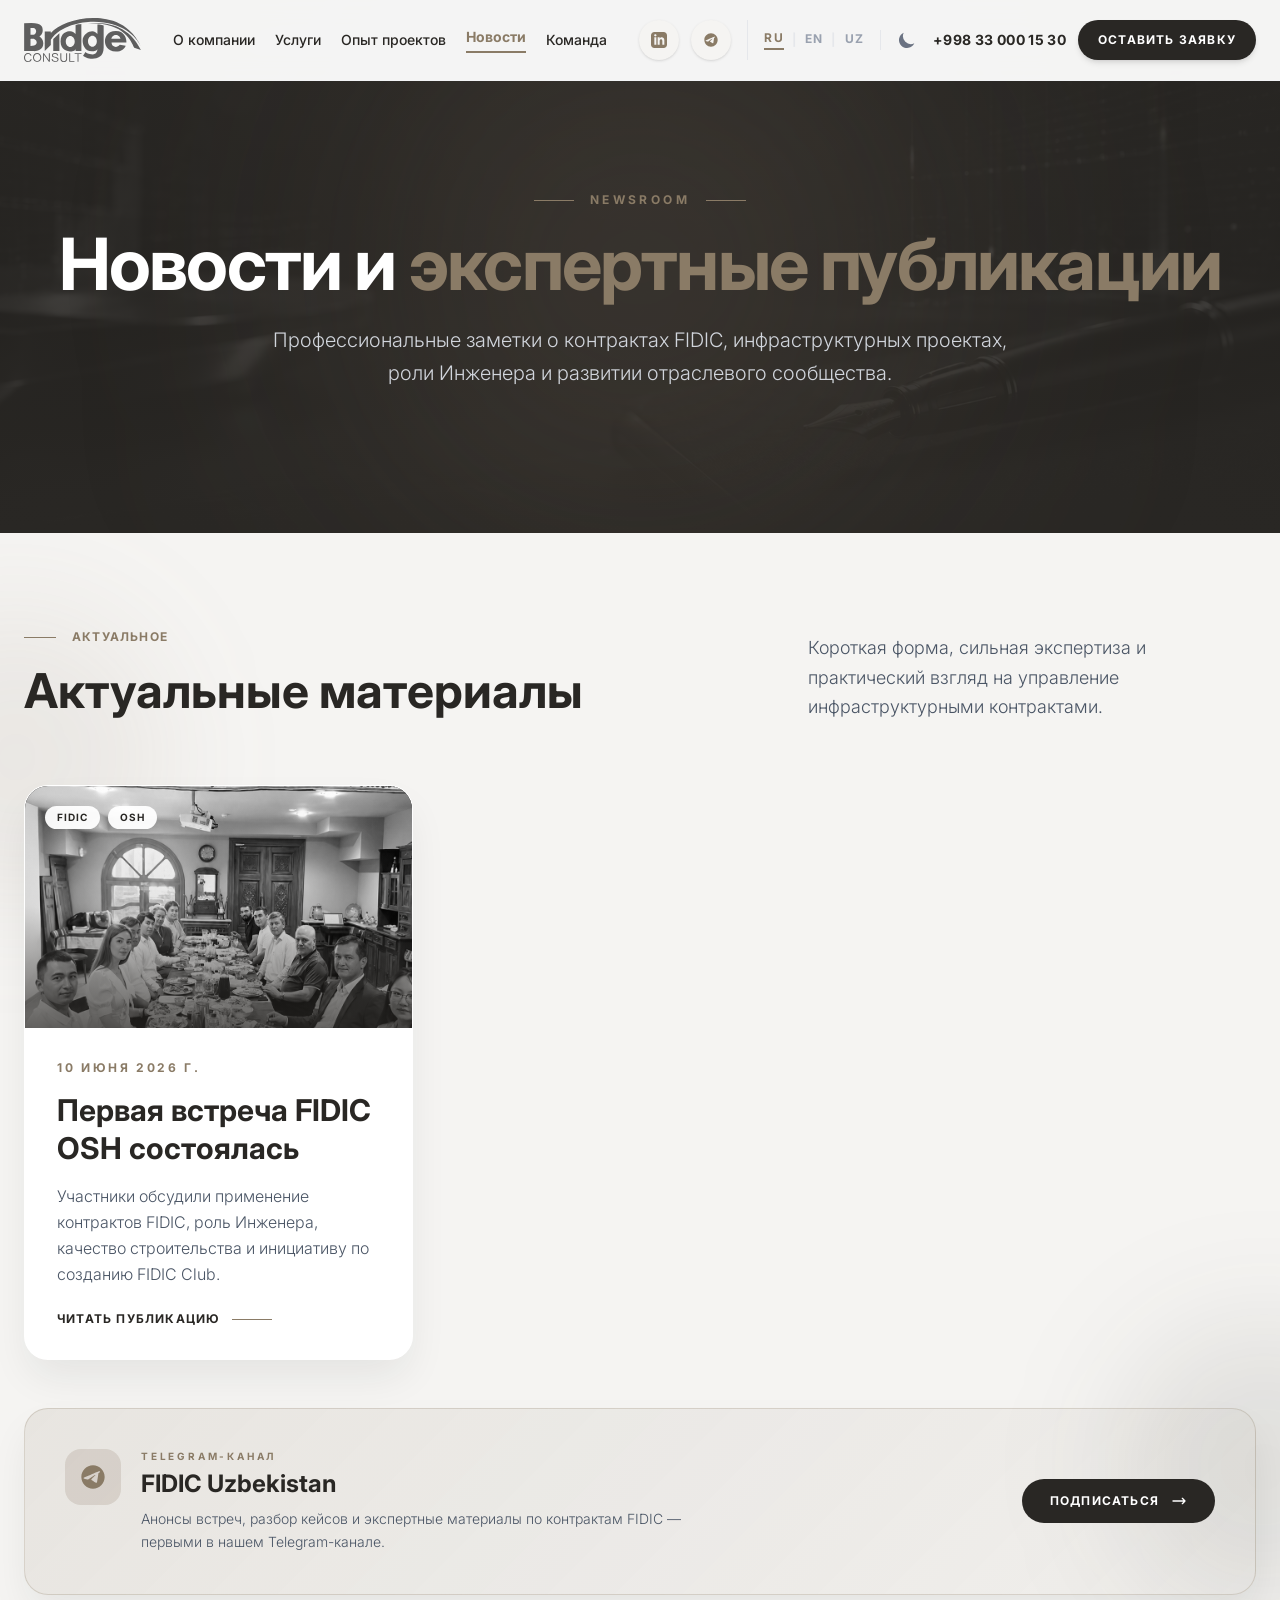
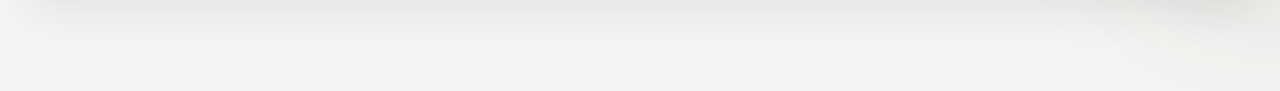
<file: news/index.html>
<!DOCTYPE html><html lang="ru" class="scroll-smooth"> <head><meta charset="UTF-8"><meta name="viewport" content="width=device-width, initial-scale=1.0"><link rel="icon" type="image/svg+xml" href="/favicon.svg"><link rel="icon" href="/favicon.ico"><link rel="icon" type="image/png" href="/favicon.png"><meta name="generator" content="Astro v6.4.2"><meta name="description" content="Новости, аналитика и профессиональные публикации Bridge Consult о FIDIC, инфраструктурных контрактах и управлении строительными проектами."><meta name="robots" content="index, follow"><link rel="canonical" href="https://www.bridgeconsult.uz/news/"><meta name="theme-color" content="#292724"><meta property="og:type" content="website"><meta property="og:title" content="Новости | Bridge Consult"><meta property="og:description" content="Новости, аналитика и профессиональные публикации Bridge Consult о FIDIC, инфраструктурных контрактах и управлении строительными проектами."><meta property="og:image" content="https://www.bridgeconsult.uz/og-image.jpg"><meta property="og:url" content="https://www.bridgeconsult.uz/news/"><title>Новости | Bridge Consult</title><script>
			(function() {
				var t = localStorage.getItem('bc-theme');
				if (t === 'dark') {
					document.documentElement.classList.add('dark-theme');
				}
			})();
		</script><link rel="preconnect" href="https://fonts.googleapis.com"><link rel="preconnect" href="https://fonts.gstatic.com" crossorigin><link href="https://fonts.googleapis.com/css2?family=Inter:wght@300;400;500;600;700&family=Playfair+Display:wght@400;600;700&display=swap" rel="stylesheet"><link href="https://unpkg.com/aos@2.3.1/dist/aos.css" rel="stylesheet"><link rel="stylesheet" href="/style.css"> <link rel="alternate" hreflang="ru" href="https://www.bridgeconsult.uz/news/"> <link rel="alternate" hreflang="en" href="https://www.bridgeconsult.uz/news/en/"> <link rel="alternate" hreflang="uz" href="https://www.bridgeconsult.uz/news/uz/"> <link rel="alternate" hreflang="x-default" href="https://www.bridgeconsult.uz/news/"> <link rel="stylesheet" href="/_astro/Layout.DLPB6fOa.css"></head> <body class="font-sans text-bridge-dark antialiased bg-bridge-light selection:bg-bridge-taupe/20 overflow-x-hidden">   <header class="fixed top-0 z-[100] w-full border-b border-gray-100 bg-white/95 backdrop-blur-md transition-all duration-300"> <div class="relative z-[101] mx-auto flex h-20 max-w-7xl flex-nowrap items-center justify-between px-6"> <a href="/index.html" class="relative z-[101] block shrink-0"> <img src="/bridge%202.svg" alt="Bridge Consult" class="site-logo h-9 object-contain md:h-11"> </a> <nav class="hidden flex-nowrap items-center space-x-5 lg:flex"> <a href="/index.html#about" class="nav-link text-sm font-medium transition-colors hover:text-bridge-taupe">О компании</a> <a href="/index.html#services" class="nav-link text-sm font-medium transition-colors hover:text-bridge-taupe">Услуги</a> <a href="/projects.html" class="nav-link text-sm font-medium transition-colors hover:text-bridge-taupe">Опыт проектов</a> <a href="/news/" class="nav-link text-sm font-bold text-bridge-taupe border-b-2 border-bridge-taupe pb-1 transition-colors">Новости</a> <a href="/index.html#team" class="nav-link text-sm font-medium transition-colors hover:text-bridge-taupe">Команда</a> </nav> <div class="hidden items-center space-x-4 lg:flex"> <div class="flex items-center space-x-3 border-r border-gray-200 pr-4"> <a href="https://www.linkedin.com/in/larissalk" target="_blank" class="flex h-10 w-10 items-center justify-center rounded-full bg-bridge-light text-bridge-taupe shadow-sm transition-all duration-300 hover:bg-bridge-taupe hover:text-white hover:shadow-md" title="LinkedIn"> <svg class="h-4 w-4" fill="currentColor" viewBox="0 0 24 24"><path d="M19 0h-14c-2.761 0-5 2.239-5 5v14c0 2.761 2.239 5 5 5h14c2.762 0 5-2.239 5-5v-14c0-2.761-2.238-5-5-5zm-11 19h-3v-11h3v11zm-1.5-12.268c-.966 0-1.75-.79-1.75-1.764s.784-1.764 1.75-1.764 1.75.79 1.75 1.764-.783 1.764-1.75 1.764zm13.5 12.268h-3v-5.604c0-3.368-4-3.113-4 0v5.604h-3v-11h3v1.765c1.396-2.586 7-2.777 7 2.476v6.759z"></path></svg> </a> <a href="https://t.me/fidicuzb" target="_blank" class="flex h-10 w-10 items-center justify-center rounded-full bg-bridge-light text-bridge-taupe shadow-sm transition-all duration-300 hover:bg-bridge-taupe hover:text-white hover:shadow-md" title="Telegram"> <svg class="h-4 w-4" fill="currentColor" viewBox="0 0 24 24"><path d="M12 2C6.48 2 2 6.48 2 12s4.48 10 10 10 10-4.48 10-10S17.52 2 12 2zm4.64 6.8c-.15 1.58-.8 5.42-1.13 7.19-.14.75-.42 1-.68 1.03-.58.05-1.02-.38-1.58-.75-.88-.58-1.38-.94-2.23-1.5-.99-.65-.35-1.01.22-1.59.15-.15 2.71-2.48 2.76-2.69.01-.03.01-.14-.07-.19-.08-.05-.19-.02-.27 0-.11.03-1.84 1.18-5.2 3.45-.49.33-.94.5-1.35.49-.45-.01-1.3-.25-1.94-.46-.78-.26-1.4-.4-1.34-.84.03-.23.36-.47.98-.72 3.85-1.68 6.42-2.78 7.71-3.32 3.67-1.53 4.43-1.8 4.93-1.81.11 0 .36.03.49.13.11.09.14.22.15.34.01.07.01.18 0 .22z"></path></svg> </a> </div> <div class="flex items-center space-x-2 border-r border-gray-200 pr-4 text-xs font-bold uppercase tracking-widest"> <a href="/news/" class="text-bridge-taupe border-b-2 border-bridge-taupe pb-0.5">RU</a> <span class="text-gray-200">|</span> <a href="/news/en/" class="text-gray-400 hover:text-bridge-taupe transition-colors pb-0.5">EN</a> <span class="text-gray-200">|</span> <a href="/news/uz/" class="text-gray-400 hover:text-bridge-taupe transition-colors pb-0.5">UZ</a> </div> <button id="theme-toggle" type="button" title="Сменить тему" class="shrink-0 text-gray-500 hover:text-bridge-taupe focus:outline-none"> <svg id="theme-toggle-dark-icon" class="h-5 w-5" fill="currentColor" viewBox="0 0 20 20"><path d="M17.293 13.293A8 8 0 016.707 2.707a8.001 8.001 0 1010.586 10.586z"></path></svg> <svg id="theme-toggle-light-icon" class="hidden h-5 w-5" fill="currentColor" viewBox="0 0 20 20"><path d="M10 2a1 1 0 011 1v1a1 1 0 11-2 0V3a1 1 0 011-1zm4 8a4 4 0 11-8 0 4 4 0 018 0zm-.464 4.95l.707.707a1 1 0 001.414-1.414l-.707-.707a1 1 0 00-1.414 1.414zm2.12-10.607a1 1 0 010 1.414l-.706.707a1 1 0 11-1.414-1.414l.707-.707a1 1 0 011.414 0zM17 11a1 1 0 100-2h-1a1 1 0 100 2h1zm-7 4a1 1 0 011 1v1a1 1 0 11-2 0v-1a1 1 0 011-1zM5.05 6.464A1 1 0 106.465 5.05l-.708-.707a1 1 0 00-1.414 1.414l.707.707zm1.414 8.486l-.707.707a1 1 0 01-1.414-1.414l.707-.707a1 1 0 011.414 1.414zM4 11a1 1 0 100-2H3a1 1 0 000 2h1z"></path></svg> </button> <div class="flex items-center space-x-3"> <a href="tel:+998330001530" class="whitespace-nowrap text-sm font-bold tracking-wide text-bridge-dark transition-colors hover:text-bridge-taupe">+998 33 000 15 30</a> <a href="/index.html#contact-form" class="whitespace-nowrap rounded-full bg-bridge-dark px-5 py-3 text-xs font-bold uppercase tracking-widest text-white shadow-md transition-colors hover:-translate-y-0.5 hover:bg-bridge-taupe">Оставить заявку</a> </div> </div> <button id="mobile-menu-btn" class="relative z-[101] flex h-5 w-7 flex-col justify-between text-bridge-dark focus:outline-none lg:hidden" aria-label="Menu"> <span class="burger-line-1 h-[2px] w-full origin-left bg-current transition-all duration-300"></span> <span class="burger-line-2 h-[2px] w-full bg-current transition-all duration-300"></span> <span class="burger-line-3 h-[2px] w-full origin-left bg-current transition-all duration-300"></span> </button> </div> <div id="mobile-menu" class="fixed inset-0 z-[100] flex h-[100dvh] w-full translate-x-full flex-col overflow-y-auto bg-white p-8 pt-28 transition-transform duration-500 lg:hidden"> <div class="mb-10 flex items-center justify-center space-x-6 border-b border-gray-100 pb-6 text-sm font-bold uppercase tracking-widest"> <a href="/news/" class="text-bridge-taupe border-b-2 border-bridge-taupe pb-1">RU</a> <a href="/news/en/" class="text-gray-400 hover:text-bridge-taupe transition-colors pb-1">EN</a> <a href="/news/uz/" class="text-gray-400 hover:text-bridge-taupe transition-colors pb-1">UZ</a> <button id="mobile-theme-toggle" type="button" title="Сменить тему" class="ml-2 text-gray-400 transition-colors hover:text-bridge-taupe focus:outline-none"> <svg id="mobile-theme-toggle-dark-icon" class="h-5 w-5" fill="currentColor" viewBox="0 0 20 20"><path d="M17.293 13.293A8 8 0 016.707 2.707a8.001 8.001 0 1010.586 10.586z"></path></svg> <svg id="mobile-theme-toggle-light-icon" class="hidden h-5 w-5" fill="currentColor" viewBox="0 0 20 20"><path d="M10 2a1 1 0 011 1v1a1 1 0 11-2 0V3a1 1 0 011-1zm4 8a4 4 0 11-8 0 4 4 0 018 0zm-.464 4.95l.707.707a1 1 0 001.414-1.414l-.707-.707a1 1 0 00-1.414 1.414zm2.12-10.607a1 1 0 010 1.414l-.706.707a1 1 0 11-1.414-1.414l.707-.707a1 1 0 011.414 0zM17 11a1 1 0 100-2h-1a1 1 0 100 2h1zm-7 4a1 1 0 011 1v1a1 1 0 11-2 0v-1a1 1 0 011-1zM5.05 6.464A1 1 0 106.465 5.05l-.708-.707a1 1 0 00-1.414 1.414l.707.707zm1.414 8.486l-.707.707a1 1 0 01-1.414-1.414l.707-.707a1 1 0 011.414 1.414zM4 11a1 1 0 100-2H3a1 1 0 000 2h1z"></path></svg> </button> </div> <div class="flex flex-col space-y-5"> <a href="/index.html#about" class="mobile-nav-link border-b border-gray-100 pb-3 text-2xl font-bold text-bridge-dark">О компании</a> <a href="/index.html#services" class="mobile-nav-link border-b border-gray-100 pb-3 text-2xl font-bold text-bridge-dark">Услуги</a> <a href="/projects.html" class="mobile-nav-link border-b border-gray-100 pb-3 text-2xl font-bold text-bridge-dark">Опыт проектов</a> <a href="/news/" class="mobile-nav-link border-b border-gray-100 pb-3 text-2xl font-bold text-bridge-taupe">Новости</a> <a href="/index.html#team" class="mobile-nav-link border-b border-gray-100 pb-3 text-2xl font-bold text-bridge-dark">Команда</a> <a href="/index.html#contact-form" class="mobile-nav-link border-b border-gray-100 pb-3 pt-2 text-2xl font-bold text-bridge-dark">Оставить заявку</a> </div> <div class="mt-10 flex flex-col space-y-4"> <a href="tel:+998330001530" class="text-center text-xl font-semibold text-bridge-dark">+998 33 000 15 30</a> </div> </div> </header> <section class="relative overflow-hidden bg-bridge-dark pt-40 pb-28 font-sans md:pt-48 md:pb-36"> <img src="/news-cover.jpg" alt="" class="absolute inset-0 z-0 h-full w-full object-cover object-center opacity-40 grayscale"> <div class="absolute inset-0 z-[1] bg-gradient-to-b from-bridge-dark/95 via-bridge-dark/70 to-bridge-dark"></div> <div class="absolute left-1/2 top-1/2 z-[1] h-[520px] w-[520px] -translate-x-1/2 -translate-y-1/2 rounded-full bg-bridge-taupe/20 blur-[140px]"></div> <div class="relative z-10 mx-auto max-w-7xl px-6 text-center"> <div class="mb-5 flex items-center justify-center text-xs font-bold uppercase tracking-[0.28em] text-bridge-taupe" data-aos="fade-up"> <span class="mr-4 h-px w-10 bg-bridge-taupe"></span>
Newsroom
<span class="ml-4 h-px w-10 bg-bridge-taupe"></span> </div> <h1 class="mb-6 text-4xl font-bold tracking-tight text-white md:text-6xl lg:text-7xl" data-aos="fade-up" data-aos-delay="100"> Новости и <span class="text-bridge-taupe">экспертные публикации</span> </h1> <p class="mx-auto max-w-3xl text-lg font-light leading-relaxed text-gray-300 md:text-xl" data-aos="fade-up" data-aos-delay="200"> Профессиональные заметки о контрактах FIDIC, инфраструктурных проектах, роли Инженера и развитии отраслевого сообщества. </p> </div> </section> <section class="relative overflow-hidden bg-bridge-light py-16 font-sans md:py-24"> <div class="absolute -left-32 top-20 h-72 w-72 rounded-full bg-bridge-taupe/10 blur-3xl"></div> <div class="absolute -right-32 bottom-20 h-72 w-72 rounded-full bg-bridge-dark/10 blur-3xl"></div> <div class="relative z-10 mx-auto max-w-7xl px-6"> <div class="mb-12 flex flex-col justify-between gap-6 md:mb-16 md:flex-row md:items-end"> <div class="max-w-2xl" data-aos="fade-up"> <div class="mb-4 flex items-center text-xs font-bold uppercase tracking-widest text-bridge-taupe"> <span class="mr-4 h-px w-8 bg-bridge-taupe"></span> Актуальное </div> <h2 class="text-3xl font-bold leading-tight text-bridge-dark md:text-5xl">Актуальные материалы</h2> </div> <p class="max-w-md text-base font-light leading-relaxed text-gray-600 md:text-lg" data-aos="fade-up" data-aos-delay="100"> Короткая форма, сильная экспертиза и практический взгляд на управление инфраструктурными контрактами. </p> </div> <div class="grid gap-8 md:grid-cols-2 lg:grid-cols-3"> <article class="news-surface group overflow-hidden rounded-3xl border border-white/70 bg-white premium-shadow hover-float" data-aos="fade-up" data-aos-delay="0"> <a href="/news/ru-fidic-osh-first-meeting/" class="flex h-full flex-col"> <div class="relative aspect-[16/10] overflow-hidden bg-bridge-dark"> <img src="/fidic-osh-cover.jpg" alt="Первая встреча FIDIC OSH состоялась" onerror="this.onerror=null;this.src='/larisa-belousova-uznews.png'" class="h-full w-full object-cover object-center grayscale transition-all duration-700 group-hover:scale-105 group-hover:grayscale-0" loading="lazy"> <div class="absolute inset-0 bg-gradient-to-t from-bridge-dark/70 via-bridge-dark/10 to-transparent"></div> <div class="absolute left-5 top-5 flex flex-wrap gap-2"> <span class="rounded-full bg-white/95 px-3 py-1 text-[10px] font-bold uppercase tracking-widest text-bridge-dark shadow-lg"> FIDIC </span><span class="rounded-full bg-white/95 px-3 py-1 text-[10px] font-bold uppercase tracking-widest text-bridge-dark shadow-lg"> OSH </span> </div> </div> <div class="flex flex-1 flex-col p-6 md:p-8"> <time class="mb-4 text-xs font-bold uppercase tracking-[0.22em] text-bridge-taupe" datetime="2026-06-10T00:00:00.000Z"> 10 июня 2026 г. </time> <h2 class="mb-4 text-2xl font-bold leading-tight text-bridge-dark transition-colors group-hover:text-bridge-taupe md:text-3xl"> Первая встреча FIDIC OSH состоялась </h2> <p class="mb-6 text-sm font-light leading-relaxed text-gray-600 md:text-base"> Участники обсудили применение контрактов FIDIC, роль Инженера, качество строительства и инициативу по созданию FIDIC Club. </p> <span class="mt-auto inline-flex items-center text-xs font-bold uppercase tracking-widest text-bridge-dark"> Читать публикацию <span class="ml-3 h-px w-10 bg-bridge-taupe transition-all duration-300 group-hover:w-16"></span> </span> </div> </a> </article> </div> <!-- Telegram subscribe banner (brand colours, not blue) --> <a href="https://t.me/fidicuzb" target="_blank" rel="noopener noreferrer" class="tg-cta group mt-10 flex flex-col items-start justify-between gap-6 rounded-3xl p-8 premium-shadow md:mt-12 md:flex-row md:items-center md:p-10" data-aos="fade-up"> <div class="flex items-start gap-5"> <div class="flex h-14 w-14 shrink-0 items-center justify-center rounded-2xl bg-bridge-taupe/20 text-bridge-taupe"> <svg class="h-7 w-7" fill="currentColor" viewBox="0 0 24 24"><path d="M12 2C6.48 2 2 6.48 2 12s4.48 10 10 10 10-4.48 10-10S17.52 2 12 2zm4.64 6.8c-.15 1.58-.8 5.42-1.13 7.19-.14.75-.42 1-.68 1.03-.58.05-1.02-.38-1.58-.75-.88-.58-1.38-.94-2.23-1.5-.99-.65-.35-1.01.22-1.59.15-.15 2.71-2.48 2.76-2.69.01-.03.01-.14-.07-.19-.08-.05-.19-.02-.27 0-.11.03-1.84 1.18-5.2 3.45-.49.33-.94.5-1.35.49-.45-.01-1.3-.25-1.94-.46-.78-.26-1.4-.4-1.34-.84.03-.23.36-.47.98-.72 3.85-1.68 6.42-2.78 7.71-3.32 3.67-1.53 4.43-1.8 4.93-1.81.11 0 .36.03.49.13.11.09.14.22.15.34.01.07.01.18 0 .22z"></path></svg> </div> <div> <span class="mb-1 block text-[10px] font-bold uppercase tracking-[0.28em] text-bridge-taupe">Telegram-канал</span> <h3 class="mb-2 text-xl font-bold text-bridge-dark md:text-2xl">FIDIC Uzbekistan</h3> <p class="max-w-xl text-sm font-light leading-relaxed text-gray-600">Анонсы встреч, разбор кейсов и экспертные материалы по контрактам FIDIC — первыми в нашем Telegram-канале.</p> </div> </div> <span class="inline-flex shrink-0 items-center gap-3 rounded-full bg-bridge-dark px-7 py-3.5 text-xs font-bold uppercase tracking-widest text-white transition-transform duration-300 group-hover:-translate-y-0.5 group-hover:bg-bridge-taupe"> Подписаться <svg class="h-4 w-4" fill="none" stroke="currentColor" viewBox="0 0 24 24"><path stroke-linecap="round" stroke-linejoin="round" stroke-width="2" d="M17 8l4 4m0 0l-4 4m4-4H3"></path></svg> </span> </a> </div> </section>  <script src="/main.js" defer></script> <script src="https://unpkg.com/aos@2.3.1/dist/aos.js" defer></script> <script>
			window.addEventListener('DOMContentLoaded', function() {
				if (window.AOS) {
					window.AOS.init({
						duration: 800,
						once: true,
						offset: 80
					});
				}
			});
		</script> </body> </html>
</file>
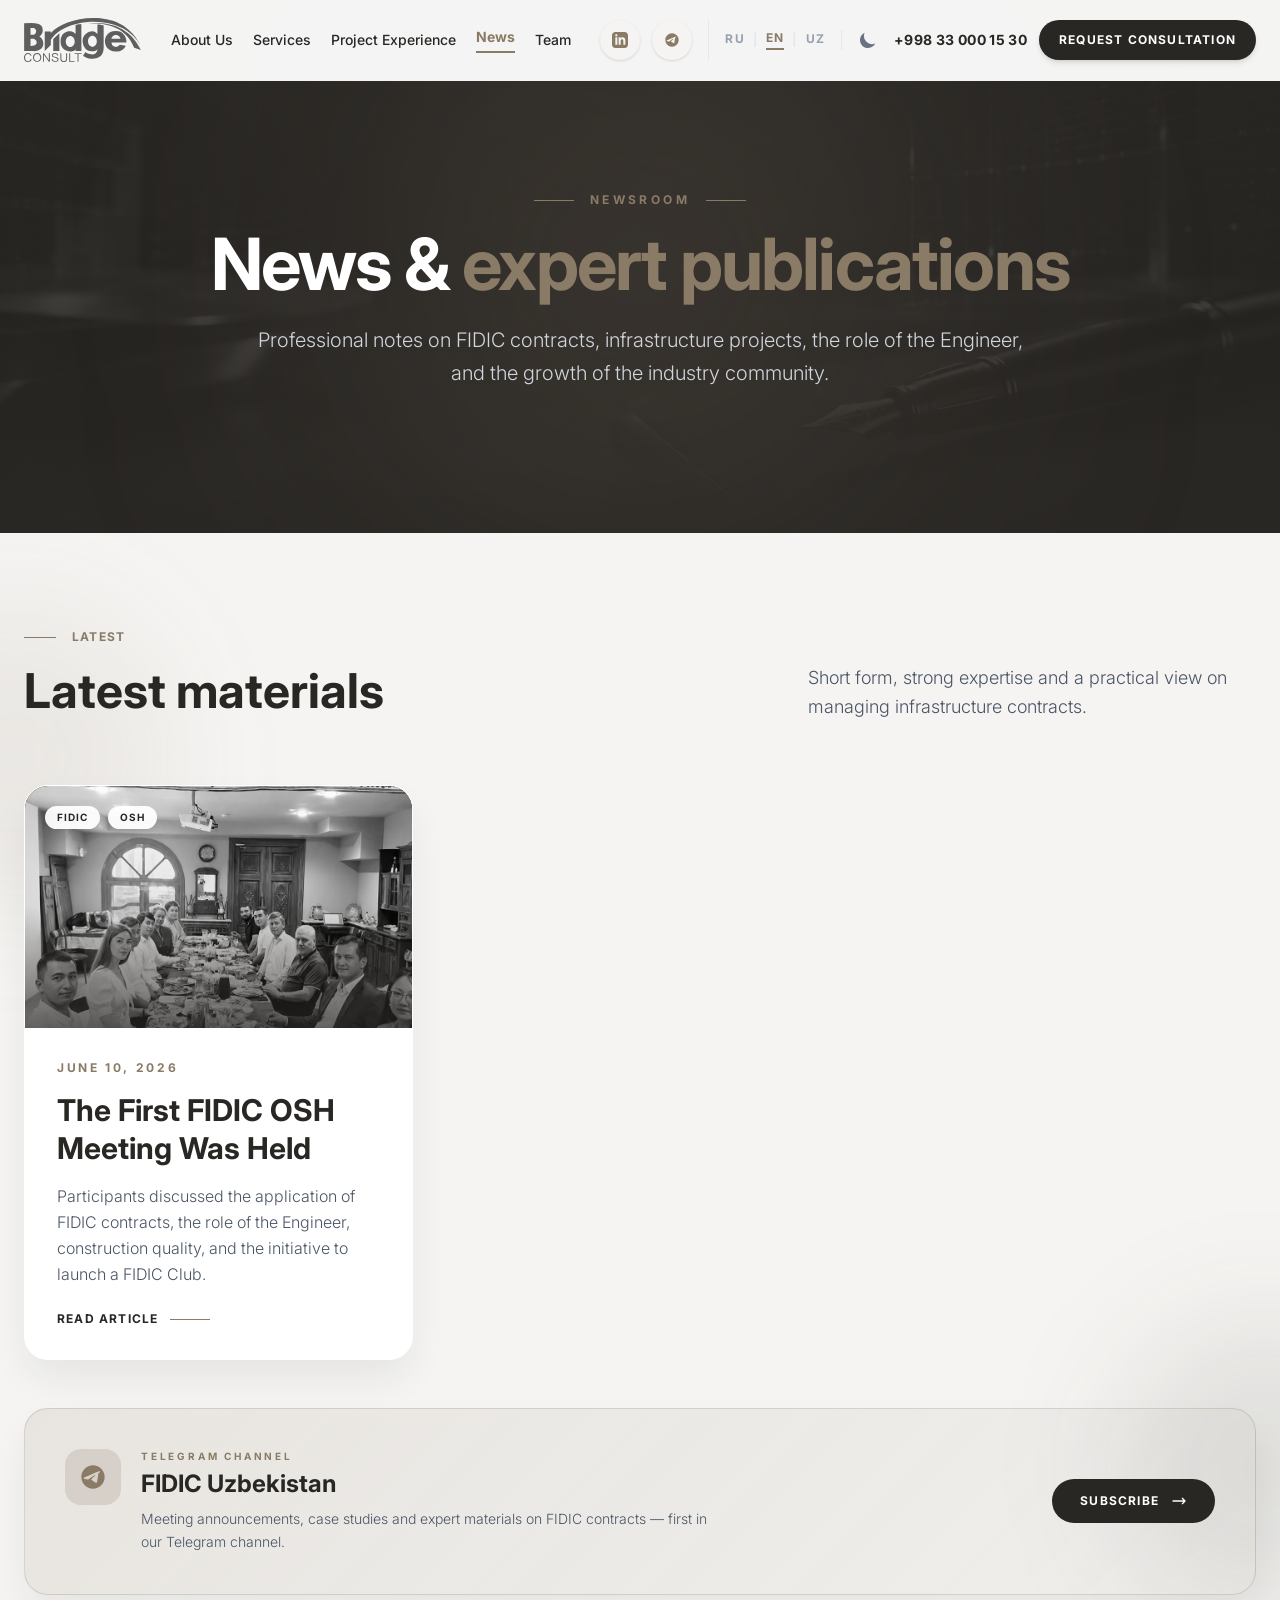
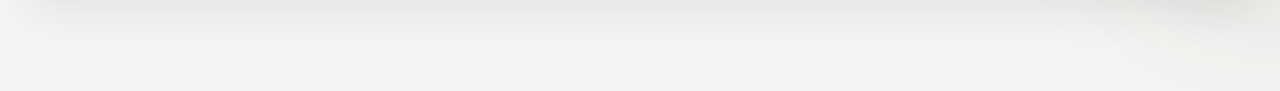
<file: news/en/index.html>
<!DOCTYPE html><html lang="en" class="scroll-smooth"> <head><meta charset="UTF-8"><meta name="viewport" content="width=device-width, initial-scale=1.0"><link rel="icon" type="image/svg+xml" href="/favicon.svg"><link rel="icon" href="/favicon.ico"><link rel="icon" type="image/png" href="/favicon.png"><meta name="generator" content="Astro v6.4.2"><meta name="description" content="News, analysis and professional publications by Bridge Consult on FIDIC, infrastructure contracts and construction project management."><meta name="robots" content="index, follow"><link rel="canonical" href="https://www.bridgeconsult.uz/news/en/"><meta name="theme-color" content="#292724"><meta property="og:type" content="website"><meta property="og:title" content="News | Bridge Consult"><meta property="og:description" content="News, analysis and professional publications by Bridge Consult on FIDIC, infrastructure contracts and construction project management."><meta property="og:image" content="https://www.bridgeconsult.uz/og-image.jpg"><meta property="og:url" content="https://www.bridgeconsult.uz/news/en/"><title>News | Bridge Consult</title><script>
			(function() {
				var t = localStorage.getItem('bc-theme');
				if (t === 'dark') {
					document.documentElement.classList.add('dark-theme');
				}
			})();
		</script><link rel="preconnect" href="https://fonts.googleapis.com"><link rel="preconnect" href="https://fonts.gstatic.com" crossorigin><link href="https://fonts.googleapis.com/css2?family=Inter:wght@300;400;500;600;700&family=Playfair+Display:wght@400;600;700&display=swap" rel="stylesheet"><link href="https://unpkg.com/aos@2.3.1/dist/aos.css" rel="stylesheet"><link rel="stylesheet" href="/style.css"> <link rel="alternate" hreflang="ru" href="https://www.bridgeconsult.uz/news/"> <link rel="alternate" hreflang="en" href="https://www.bridgeconsult.uz/news/en/"> <link rel="alternate" hreflang="uz" href="https://www.bridgeconsult.uz/news/uz/"> <link rel="alternate" hreflang="x-default" href="https://www.bridgeconsult.uz/news/"> <link rel="stylesheet" href="/_astro/Layout.DLPB6fOa.css"></head> <body class="font-sans text-bridge-dark antialiased bg-bridge-light selection:bg-bridge-taupe/20 overflow-x-hidden">   <header class="fixed top-0 z-[100] w-full border-b border-gray-100 bg-white/95 backdrop-blur-md transition-all duration-300"> <div class="relative z-[101] mx-auto flex h-20 max-w-7xl flex-nowrap items-center justify-between px-6"> <a href="/EN/index.html" class="relative z-[101] block shrink-0"> <img src="/bridge%202.svg" alt="Bridge Consult" class="site-logo h-9 object-contain md:h-11"> </a> <nav class="hidden flex-nowrap items-center space-x-5 lg:flex"> <a href="/EN/index.html#about" class="nav-link text-sm font-medium transition-colors hover:text-bridge-taupe">About Us</a> <a href="/EN/index.html#services" class="nav-link text-sm font-medium transition-colors hover:text-bridge-taupe">Services</a> <a href="/EN/projects.html" class="nav-link text-sm font-medium transition-colors hover:text-bridge-taupe">Project Experience</a> <a href="/news/en/" class="nav-link text-sm font-bold text-bridge-taupe border-b-2 border-bridge-taupe pb-1 transition-colors">News</a> <a href="/EN/index.html#team" class="nav-link text-sm font-medium transition-colors hover:text-bridge-taupe">Team</a> </nav> <div class="hidden items-center space-x-4 lg:flex"> <div class="flex items-center space-x-3 border-r border-gray-200 pr-4"> <a href="https://www.linkedin.com/in/larissalk" target="_blank" class="flex h-10 w-10 items-center justify-center rounded-full bg-bridge-light text-bridge-taupe shadow-sm transition-all duration-300 hover:bg-bridge-taupe hover:text-white hover:shadow-md" title="LinkedIn"> <svg class="h-4 w-4" fill="currentColor" viewBox="0 0 24 24"><path d="M19 0h-14c-2.761 0-5 2.239-5 5v14c0 2.761 2.239 5 5 5h14c2.762 0 5-2.239 5-5v-14c0-2.761-2.238-5-5-5zm-11 19h-3v-11h3v11zm-1.5-12.268c-.966 0-1.75-.79-1.75-1.764s.784-1.764 1.75-1.764 1.75.79 1.75 1.764-.783 1.764-1.75 1.764zm13.5 12.268h-3v-5.604c0-3.368-4-3.113-4 0v5.604h-3v-11h3v1.765c1.396-2.586 7-2.777 7 2.476v6.759z"></path></svg> </a> <a href="https://t.me/fidicuzb" target="_blank" class="flex h-10 w-10 items-center justify-center rounded-full bg-bridge-light text-bridge-taupe shadow-sm transition-all duration-300 hover:bg-bridge-taupe hover:text-white hover:shadow-md" title="Telegram"> <svg class="h-4 w-4" fill="currentColor" viewBox="0 0 24 24"><path d="M12 2C6.48 2 2 6.48 2 12s4.48 10 10 10 10-4.48 10-10S17.52 2 12 2zm4.64 6.8c-.15 1.58-.8 5.42-1.13 7.19-.14.75-.42 1-.68 1.03-.58.05-1.02-.38-1.58-.75-.88-.58-1.38-.94-2.23-1.5-.99-.65-.35-1.01.22-1.59.15-.15 2.71-2.48 2.76-2.69.01-.03.01-.14-.07-.19-.08-.05-.19-.02-.27 0-.11.03-1.84 1.18-5.2 3.45-.49.33-.94.5-1.35.49-.45-.01-1.3-.25-1.94-.46-.78-.26-1.4-.4-1.34-.84.03-.23.36-.47.98-.72 3.85-1.68 6.42-2.78 7.71-3.32 3.67-1.53 4.43-1.8 4.93-1.81.11 0 .36.03.49.13.11.09.14.22.15.34.01.07.01.18 0 .22z"></path></svg> </a> </div> <div class="flex items-center space-x-2 border-r border-gray-200 pr-4 text-xs font-bold uppercase tracking-widest"> <a href="/news/" class="text-gray-400 hover:text-bridge-taupe transition-colors pb-0.5">RU</a> <span class="text-gray-200">|</span> <a href="/news/en/" class="text-bridge-taupe border-b-2 border-bridge-taupe pb-0.5">EN</a> <span class="text-gray-200">|</span> <a href="/news/uz/" class="text-gray-400 hover:text-bridge-taupe transition-colors pb-0.5">UZ</a> </div> <button id="theme-toggle" type="button" title="Toggle theme" class="shrink-0 text-gray-500 hover:text-bridge-taupe focus:outline-none"> <svg id="theme-toggle-dark-icon" class="h-5 w-5" fill="currentColor" viewBox="0 0 20 20"><path d="M17.293 13.293A8 8 0 016.707 2.707a8.001 8.001 0 1010.586 10.586z"></path></svg> <svg id="theme-toggle-light-icon" class="hidden h-5 w-5" fill="currentColor" viewBox="0 0 20 20"><path d="M10 2a1 1 0 011 1v1a1 1 0 11-2 0V3a1 1 0 011-1zm4 8a4 4 0 11-8 0 4 4 0 018 0zm-.464 4.95l.707.707a1 1 0 001.414-1.414l-.707-.707a1 1 0 00-1.414 1.414zm2.12-10.607a1 1 0 010 1.414l-.706.707a1 1 0 11-1.414-1.414l.707-.707a1 1 0 011.414 0zM17 11a1 1 0 100-2h-1a1 1 0 100 2h1zm-7 4a1 1 0 011 1v1a1 1 0 11-2 0v-1a1 1 0 011-1zM5.05 6.464A1 1 0 106.465 5.05l-.708-.707a1 1 0 00-1.414 1.414l.707.707zm1.414 8.486l-.707.707a1 1 0 01-1.414-1.414l.707-.707a1 1 0 011.414 1.414zM4 11a1 1 0 100-2H3a1 1 0 000 2h1z"></path></svg> </button> <div class="flex items-center space-x-3"> <a href="tel:+998330001530" class="whitespace-nowrap text-sm font-bold tracking-wide text-bridge-dark transition-colors hover:text-bridge-taupe">+998 33 000 15 30</a> <a href="/EN/index.html#contact-form" class="whitespace-nowrap rounded-full bg-bridge-dark px-5 py-3 text-xs font-bold uppercase tracking-widest text-white shadow-md transition-colors hover:-translate-y-0.5 hover:bg-bridge-taupe">Request Consultation</a> </div> </div> <button id="mobile-menu-btn" class="relative z-[101] flex h-5 w-7 flex-col justify-between text-bridge-dark focus:outline-none lg:hidden" aria-label="Menu"> <span class="burger-line-1 h-[2px] w-full origin-left bg-current transition-all duration-300"></span> <span class="burger-line-2 h-[2px] w-full bg-current transition-all duration-300"></span> <span class="burger-line-3 h-[2px] w-full origin-left bg-current transition-all duration-300"></span> </button> </div> <div id="mobile-menu" class="fixed inset-0 z-[100] flex h-[100dvh] w-full translate-x-full flex-col overflow-y-auto bg-white p-8 pt-28 transition-transform duration-500 lg:hidden"> <div class="mb-10 flex items-center justify-center space-x-6 border-b border-gray-100 pb-6 text-sm font-bold uppercase tracking-widest"> <a href="/news/" class="text-gray-400 hover:text-bridge-taupe transition-colors pb-1">RU</a> <a href="/news/en/" class="text-bridge-taupe border-b-2 border-bridge-taupe pb-1">EN</a> <a href="/news/uz/" class="text-gray-400 hover:text-bridge-taupe transition-colors pb-1">UZ</a> <button id="mobile-theme-toggle" type="button" title="Toggle theme" class="ml-2 text-gray-400 transition-colors hover:text-bridge-taupe focus:outline-none"> <svg id="mobile-theme-toggle-dark-icon" class="h-5 w-5" fill="currentColor" viewBox="0 0 20 20"><path d="M17.293 13.293A8 8 0 016.707 2.707a8.001 8.001 0 1010.586 10.586z"></path></svg> <svg id="mobile-theme-toggle-light-icon" class="hidden h-5 w-5" fill="currentColor" viewBox="0 0 20 20"><path d="M10 2a1 1 0 011 1v1a1 1 0 11-2 0V3a1 1 0 011-1zm4 8a4 4 0 11-8 0 4 4 0 018 0zm-.464 4.95l.707.707a1 1 0 001.414-1.414l-.707-.707a1 1 0 00-1.414 1.414zm2.12-10.607a1 1 0 010 1.414l-.706.707a1 1 0 11-1.414-1.414l.707-.707a1 1 0 011.414 0zM17 11a1 1 0 100-2h-1a1 1 0 100 2h1zm-7 4a1 1 0 011 1v1a1 1 0 11-2 0v-1a1 1 0 011-1zM5.05 6.464A1 1 0 106.465 5.05l-.708-.707a1 1 0 00-1.414 1.414l.707.707zm1.414 8.486l-.707.707a1 1 0 01-1.414-1.414l.707-.707a1 1 0 011.414 1.414zM4 11a1 1 0 100-2H3a1 1 0 000 2h1z"></path></svg> </button> </div> <div class="flex flex-col space-y-5"> <a href="/EN/index.html#about" class="mobile-nav-link border-b border-gray-100 pb-3 text-2xl font-bold text-bridge-dark">About Us</a> <a href="/EN/index.html#services" class="mobile-nav-link border-b border-gray-100 pb-3 text-2xl font-bold text-bridge-dark">Services</a> <a href="/EN/projects.html" class="mobile-nav-link border-b border-gray-100 pb-3 text-2xl font-bold text-bridge-dark">Project Experience</a> <a href="/news/en/" class="mobile-nav-link border-b border-gray-100 pb-3 text-2xl font-bold text-bridge-taupe">News</a> <a href="/EN/index.html#team" class="mobile-nav-link border-b border-gray-100 pb-3 text-2xl font-bold text-bridge-dark">Team</a> <a href="/EN/index.html#contact-form" class="mobile-nav-link border-b border-gray-100 pb-3 pt-2 text-2xl font-bold text-bridge-dark">Request Consultation</a> </div> <div class="mt-10 flex flex-col space-y-4"> <a href="tel:+998330001530" class="text-center text-xl font-semibold text-bridge-dark">+998 33 000 15 30</a> </div> </div> </header> <section class="relative overflow-hidden bg-bridge-dark pt-40 pb-28 font-sans md:pt-48 md:pb-36"> <img src="/news-cover.jpg" alt="" class="absolute inset-0 z-0 h-full w-full object-cover object-center opacity-40 grayscale"> <div class="absolute inset-0 z-[1] bg-gradient-to-b from-bridge-dark/95 via-bridge-dark/70 to-bridge-dark"></div> <div class="absolute left-1/2 top-1/2 z-[1] h-[520px] w-[520px] -translate-x-1/2 -translate-y-1/2 rounded-full bg-bridge-taupe/20 blur-[140px]"></div> <div class="relative z-10 mx-auto max-w-7xl px-6 text-center"> <div class="mb-5 flex items-center justify-center text-xs font-bold uppercase tracking-[0.28em] text-bridge-taupe" data-aos="fade-up"> <span class="mr-4 h-px w-10 bg-bridge-taupe"></span>
Newsroom
<span class="ml-4 h-px w-10 bg-bridge-taupe"></span> </div> <h1 class="mb-6 text-4xl font-bold tracking-tight text-white md:text-6xl lg:text-7xl" data-aos="fade-up" data-aos-delay="100"> News &amp; <span class="text-bridge-taupe">expert publications</span> </h1> <p class="mx-auto max-w-3xl text-lg font-light leading-relaxed text-gray-300 md:text-xl" data-aos="fade-up" data-aos-delay="200"> Professional notes on FIDIC contracts, infrastructure projects, the role of the Engineer, and the growth of the industry community. </p> </div> </section> <section class="relative overflow-hidden bg-bridge-light py-16 font-sans md:py-24"> <div class="absolute -left-32 top-20 h-72 w-72 rounded-full bg-bridge-taupe/10 blur-3xl"></div> <div class="absolute -right-32 bottom-20 h-72 w-72 rounded-full bg-bridge-dark/10 blur-3xl"></div> <div class="relative z-10 mx-auto max-w-7xl px-6"> <div class="mb-12 flex flex-col justify-between gap-6 md:mb-16 md:flex-row md:items-end"> <div class="max-w-2xl" data-aos="fade-up"> <div class="mb-4 flex items-center text-xs font-bold uppercase tracking-widest text-bridge-taupe"> <span class="mr-4 h-px w-8 bg-bridge-taupe"></span> Latest </div> <h2 class="text-3xl font-bold leading-tight text-bridge-dark md:text-5xl">Latest materials</h2> </div> <p class="max-w-md text-base font-light leading-relaxed text-gray-600 md:text-lg" data-aos="fade-up" data-aos-delay="100"> Short form, strong expertise and a practical view on managing infrastructure contracts. </p> </div> <div class="grid gap-8 md:grid-cols-2 lg:grid-cols-3"> <article class="news-surface group overflow-hidden rounded-3xl border border-white/70 bg-white premium-shadow hover-float" data-aos="fade-up" data-aos-delay="0"> <a href="/news/en-fidic-osh-first-meeting/" class="flex h-full flex-col"> <div class="relative aspect-[16/10] overflow-hidden bg-bridge-dark"> <img src="/fidic-osh-cover.jpg" alt="The First FIDIC OSH Meeting Was Held" onerror="this.onerror=null;this.src='/larisa-belousova-uznews.png'" class="h-full w-full object-cover object-center grayscale transition-all duration-700 group-hover:scale-105 group-hover:grayscale-0" loading="lazy"> <div class="absolute inset-0 bg-gradient-to-t from-bridge-dark/70 via-bridge-dark/10 to-transparent"></div> <div class="absolute left-5 top-5 flex flex-wrap gap-2"> <span class="rounded-full bg-white/95 px-3 py-1 text-[10px] font-bold uppercase tracking-widest text-bridge-dark shadow-lg"> FIDIC </span><span class="rounded-full bg-white/95 px-3 py-1 text-[10px] font-bold uppercase tracking-widest text-bridge-dark shadow-lg"> OSH </span> </div> </div> <div class="flex flex-1 flex-col p-6 md:p-8"> <time class="mb-4 text-xs font-bold uppercase tracking-[0.22em] text-bridge-taupe" datetime="2026-06-10T00:00:00.000Z"> June 10, 2026 </time> <h2 class="mb-4 text-2xl font-bold leading-tight text-bridge-dark transition-colors group-hover:text-bridge-taupe md:text-3xl"> The First FIDIC OSH Meeting Was Held </h2> <p class="mb-6 text-sm font-light leading-relaxed text-gray-600 md:text-base"> Participants discussed the application of FIDIC contracts, the role of the Engineer, construction quality, and the initiative to launch a FIDIC Club. </p> <span class="mt-auto inline-flex items-center text-xs font-bold uppercase tracking-widest text-bridge-dark"> Read article <span class="ml-3 h-px w-10 bg-bridge-taupe transition-all duration-300 group-hover:w-16"></span> </span> </div> </a> </article> </div> <!-- Telegram subscribe banner (brand colours, not blue) --> <a href="https://t.me/fidicuzb" target="_blank" rel="noopener noreferrer" class="tg-cta group mt-10 flex flex-col items-start justify-between gap-6 rounded-3xl p-8 premium-shadow md:mt-12 md:flex-row md:items-center md:p-10" data-aos="fade-up"> <div class="flex items-start gap-5"> <div class="flex h-14 w-14 shrink-0 items-center justify-center rounded-2xl bg-bridge-taupe/20 text-bridge-taupe"> <svg class="h-7 w-7" fill="currentColor" viewBox="0 0 24 24"><path d="M12 2C6.48 2 2 6.48 2 12s4.48 10 10 10 10-4.48 10-10S17.52 2 12 2zm4.64 6.8c-.15 1.58-.8 5.42-1.13 7.19-.14.75-.42 1-.68 1.03-.58.05-1.02-.38-1.58-.75-.88-.58-1.38-.94-2.23-1.5-.99-.65-.35-1.01.22-1.59.15-.15 2.71-2.48 2.76-2.69.01-.03.01-.14-.07-.19-.08-.05-.19-.02-.27 0-.11.03-1.84 1.18-5.2 3.45-.49.33-.94.5-1.35.49-.45-.01-1.3-.25-1.94-.46-.78-.26-1.4-.4-1.34-.84.03-.23.36-.47.98-.72 3.85-1.68 6.42-2.78 7.71-3.32 3.67-1.53 4.43-1.8 4.93-1.81.11 0 .36.03.49.13.11.09.14.22.15.34.01.07.01.18 0 .22z"></path></svg> </div> <div> <span class="mb-1 block text-[10px] font-bold uppercase tracking-[0.28em] text-bridge-taupe">Telegram channel</span> <h3 class="mb-2 text-xl font-bold text-bridge-dark md:text-2xl">FIDIC Uzbekistan</h3> <p class="max-w-xl text-sm font-light leading-relaxed text-gray-600">Meeting announcements, case studies and expert materials on FIDIC contracts — first in our Telegram channel.</p> </div> </div> <span class="inline-flex shrink-0 items-center gap-3 rounded-full bg-bridge-dark px-7 py-3.5 text-xs font-bold uppercase tracking-widest text-white transition-transform duration-300 group-hover:-translate-y-0.5 group-hover:bg-bridge-taupe"> Subscribe <svg class="h-4 w-4" fill="none" stroke="currentColor" viewBox="0 0 24 24"><path stroke-linecap="round" stroke-linejoin="round" stroke-width="2" d="M17 8l4 4m0 0l-4 4m4-4H3"></path></svg> </span> </a> </div> </section>  <script src="/main.js" defer></script> <script src="https://unpkg.com/aos@2.3.1/dist/aos.js" defer></script> <script>
			window.addEventListener('DOMContentLoaded', function() {
				if (window.AOS) {
					window.AOS.init({
						duration: 800,
						once: true,
						offset: 80
					});
				}
			});
		</script> </body> </html>
</file>
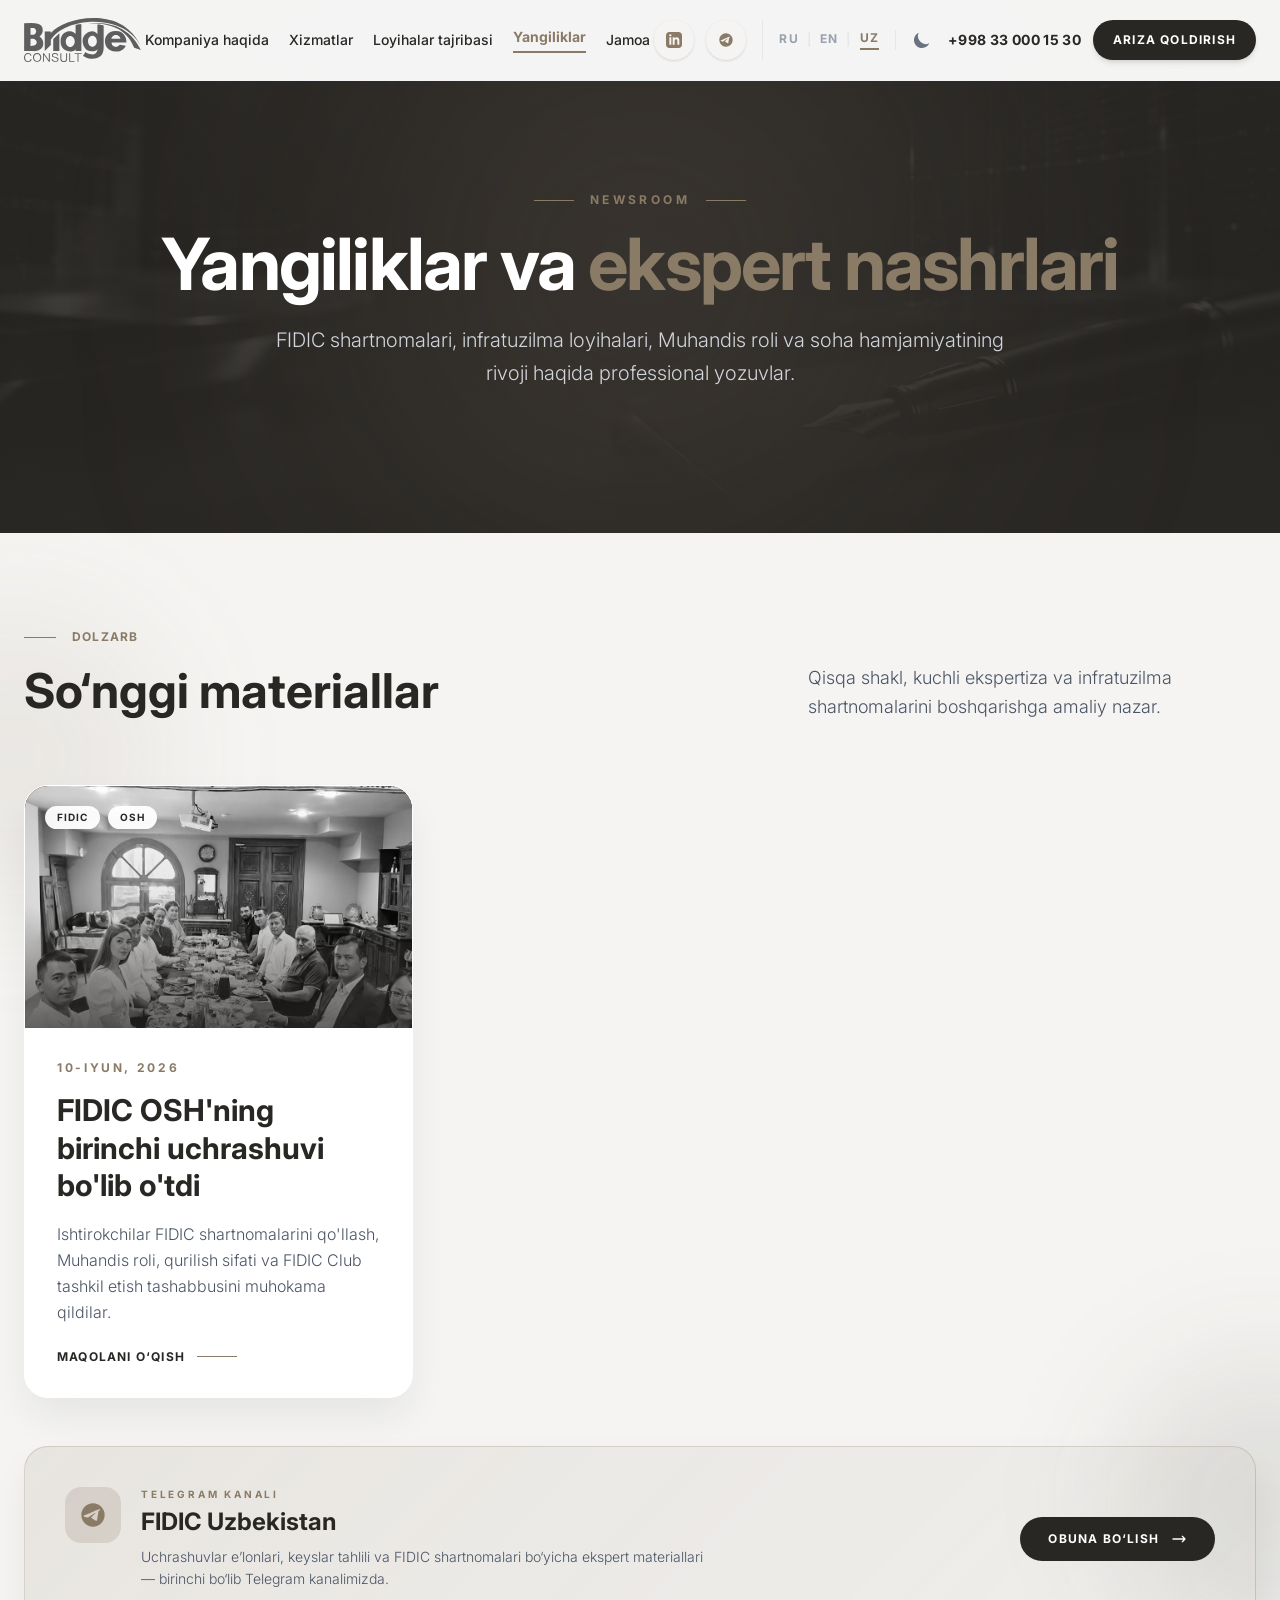
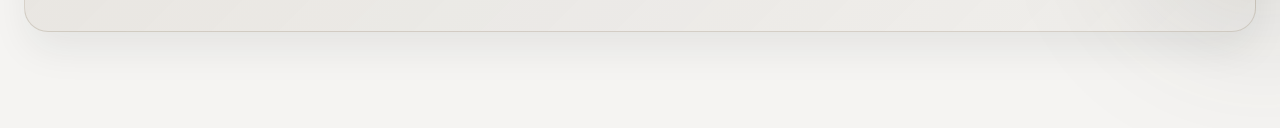
<file: news/uz/index.html>
<!DOCTYPE html><html lang="uz" class="scroll-smooth"> <head><meta charset="UTF-8"><meta name="viewport" content="width=device-width, initial-scale=1.0"><link rel="icon" type="image/svg+xml" href="/favicon.svg"><link rel="icon" href="/favicon.ico"><link rel="icon" type="image/png" href="/favicon.png"><meta name="generator" content="Astro v6.4.2"><meta name="description" content="Bridge Consult kompaniyasining FIDIC, infratuzilma shartnomalari va qurilish loyihalarini boshqarish haqidagi yangiliklari, tahlillari va professional nashrlari."><meta name="robots" content="index, follow"><link rel="canonical" href="https://www.bridgeconsult.uz/news/uz/"><meta name="theme-color" content="#292724"><meta property="og:type" content="website"><meta property="og:title" content="Yangiliklar | Bridge Consult"><meta property="og:description" content="Bridge Consult kompaniyasining FIDIC, infratuzilma shartnomalari va qurilish loyihalarini boshqarish haqidagi yangiliklari, tahlillari va professional nashrlari."><meta property="og:image" content="https://www.bridgeconsult.uz/og-image.jpg"><meta property="og:url" content="https://www.bridgeconsult.uz/news/uz/"><title>Yangiliklar | Bridge Consult</title><script>
			(function() {
				var t = localStorage.getItem('bc-theme');
				if (t === 'dark') {
					document.documentElement.classList.add('dark-theme');
				}
			})();
		</script><link rel="preconnect" href="https://fonts.googleapis.com"><link rel="preconnect" href="https://fonts.gstatic.com" crossorigin><link href="https://fonts.googleapis.com/css2?family=Inter:wght@300;400;500;600;700&family=Playfair+Display:wght@400;600;700&display=swap" rel="stylesheet"><link href="https://unpkg.com/aos@2.3.1/dist/aos.css" rel="stylesheet"><link rel="stylesheet" href="/style.css"> <link rel="alternate" hreflang="ru" href="https://www.bridgeconsult.uz/news/"> <link rel="alternate" hreflang="en" href="https://www.bridgeconsult.uz/news/en/"> <link rel="alternate" hreflang="uz" href="https://www.bridgeconsult.uz/news/uz/"> <link rel="alternate" hreflang="x-default" href="https://www.bridgeconsult.uz/news/"> <link rel="stylesheet" href="/_astro/Layout.DLPB6fOa.css"></head> <body class="font-sans text-bridge-dark antialiased bg-bridge-light selection:bg-bridge-taupe/20 overflow-x-hidden">   <header class="fixed top-0 z-[100] w-full border-b border-gray-100 bg-white/95 backdrop-blur-md transition-all duration-300"> <div class="relative z-[101] mx-auto flex h-20 max-w-7xl flex-nowrap items-center justify-between px-6"> <a href="/UZ/index.html" class="relative z-[101] block shrink-0"> <img src="/bridge%202.svg" alt="Bridge Consult" class="site-logo h-9 object-contain md:h-11"> </a> <nav class="hidden flex-nowrap items-center space-x-5 lg:flex"> <a href="/UZ/index.html#about" class="nav-link text-sm font-medium transition-colors hover:text-bridge-taupe">Kompaniya haqida</a> <a href="/UZ/index.html#services" class="nav-link text-sm font-medium transition-colors hover:text-bridge-taupe">Xizmatlar</a> <a href="/UZ/projects.html" class="nav-link text-sm font-medium transition-colors hover:text-bridge-taupe">Loyihalar tajribasi</a> <a href="/news/uz/" class="nav-link text-sm font-bold text-bridge-taupe border-b-2 border-bridge-taupe pb-1 transition-colors">Yangiliklar</a> <a href="/UZ/index.html#team" class="nav-link text-sm font-medium transition-colors hover:text-bridge-taupe">Jamoa</a> </nav> <div class="hidden items-center space-x-4 lg:flex"> <div class="flex items-center space-x-3 border-r border-gray-200 pr-4"> <a href="https://www.linkedin.com/in/larissalk" target="_blank" class="flex h-10 w-10 items-center justify-center rounded-full bg-bridge-light text-bridge-taupe shadow-sm transition-all duration-300 hover:bg-bridge-taupe hover:text-white hover:shadow-md" title="LinkedIn"> <svg class="h-4 w-4" fill="currentColor" viewBox="0 0 24 24"><path d="M19 0h-14c-2.761 0-5 2.239-5 5v14c0 2.761 2.239 5 5 5h14c2.762 0 5-2.239 5-5v-14c0-2.761-2.238-5-5-5zm-11 19h-3v-11h3v11zm-1.5-12.268c-.966 0-1.75-.79-1.75-1.764s.784-1.764 1.75-1.764 1.75.79 1.75 1.764-.783 1.764-1.75 1.764zm13.5 12.268h-3v-5.604c0-3.368-4-3.113-4 0v5.604h-3v-11h3v1.765c1.396-2.586 7-2.777 7 2.476v6.759z"></path></svg> </a> <a href="https://t.me/fidicuzb" target="_blank" class="flex h-10 w-10 items-center justify-center rounded-full bg-bridge-light text-bridge-taupe shadow-sm transition-all duration-300 hover:bg-bridge-taupe hover:text-white hover:shadow-md" title="Telegram"> <svg class="h-4 w-4" fill="currentColor" viewBox="0 0 24 24"><path d="M12 2C6.48 2 2 6.48 2 12s4.48 10 10 10 10-4.48 10-10S17.52 2 12 2zm4.64 6.8c-.15 1.58-.8 5.42-1.13 7.19-.14.75-.42 1-.68 1.03-.58.05-1.02-.38-1.58-.75-.88-.58-1.38-.94-2.23-1.5-.99-.65-.35-1.01.22-1.59.15-.15 2.71-2.48 2.76-2.69.01-.03.01-.14-.07-.19-.08-.05-.19-.02-.27 0-.11.03-1.84 1.18-5.2 3.45-.49.33-.94.5-1.35.49-.45-.01-1.3-.25-1.94-.46-.78-.26-1.4-.4-1.34-.84.03-.23.36-.47.98-.72 3.85-1.68 6.42-2.78 7.71-3.32 3.67-1.53 4.43-1.8 4.93-1.81.11 0 .36.03.49.13.11.09.14.22.15.34.01.07.01.18 0 .22z"></path></svg> </a> </div> <div class="flex items-center space-x-2 border-r border-gray-200 pr-4 text-xs font-bold uppercase tracking-widest"> <a href="/news/" class="text-gray-400 hover:text-bridge-taupe transition-colors pb-0.5">RU</a> <span class="text-gray-200">|</span> <a href="/news/en/" class="text-gray-400 hover:text-bridge-taupe transition-colors pb-0.5">EN</a> <span class="text-gray-200">|</span> <a href="/news/uz/" class="text-bridge-taupe border-b-2 border-bridge-taupe pb-0.5">UZ</a> </div> <button id="theme-toggle" type="button" title="Mavzuni almashtirish" class="shrink-0 text-gray-500 hover:text-bridge-taupe focus:outline-none"> <svg id="theme-toggle-dark-icon" class="h-5 w-5" fill="currentColor" viewBox="0 0 20 20"><path d="M17.293 13.293A8 8 0 016.707 2.707a8.001 8.001 0 1010.586 10.586z"></path></svg> <svg id="theme-toggle-light-icon" class="hidden h-5 w-5" fill="currentColor" viewBox="0 0 20 20"><path d="M10 2a1 1 0 011 1v1a1 1 0 11-2 0V3a1 1 0 011-1zm4 8a4 4 0 11-8 0 4 4 0 018 0zm-.464 4.95l.707.707a1 1 0 001.414-1.414l-.707-.707a1 1 0 00-1.414 1.414zm2.12-10.607a1 1 0 010 1.414l-.706.707a1 1 0 11-1.414-1.414l.707-.707a1 1 0 011.414 0zM17 11a1 1 0 100-2h-1a1 1 0 100 2h1zm-7 4a1 1 0 011 1v1a1 1 0 11-2 0v-1a1 1 0 011-1zM5.05 6.464A1 1 0 106.465 5.05l-.708-.707a1 1 0 00-1.414 1.414l.707.707zm1.414 8.486l-.707.707a1 1 0 01-1.414-1.414l.707-.707a1 1 0 011.414 1.414zM4 11a1 1 0 100-2H3a1 1 0 000 2h1z"></path></svg> </button> <div class="flex items-center space-x-3"> <a href="tel:+998330001530" class="whitespace-nowrap text-sm font-bold tracking-wide text-bridge-dark transition-colors hover:text-bridge-taupe">+998 33 000 15 30</a> <a href="/UZ/index.html#contact-form" class="whitespace-nowrap rounded-full bg-bridge-dark px-5 py-3 text-xs font-bold uppercase tracking-widest text-white shadow-md transition-colors hover:-translate-y-0.5 hover:bg-bridge-taupe">Ariza qoldirish</a> </div> </div> <button id="mobile-menu-btn" class="relative z-[101] flex h-5 w-7 flex-col justify-between text-bridge-dark focus:outline-none lg:hidden" aria-label="Menu"> <span class="burger-line-1 h-[2px] w-full origin-left bg-current transition-all duration-300"></span> <span class="burger-line-2 h-[2px] w-full bg-current transition-all duration-300"></span> <span class="burger-line-3 h-[2px] w-full origin-left bg-current transition-all duration-300"></span> </button> </div> <div id="mobile-menu" class="fixed inset-0 z-[100] flex h-[100dvh] w-full translate-x-full flex-col overflow-y-auto bg-white p-8 pt-28 transition-transform duration-500 lg:hidden"> <div class="mb-10 flex items-center justify-center space-x-6 border-b border-gray-100 pb-6 text-sm font-bold uppercase tracking-widest"> <a href="/news/" class="text-gray-400 hover:text-bridge-taupe transition-colors pb-1">RU</a> <a href="/news/en/" class="text-gray-400 hover:text-bridge-taupe transition-colors pb-1">EN</a> <a href="/news/uz/" class="text-bridge-taupe border-b-2 border-bridge-taupe pb-1">UZ</a> <button id="mobile-theme-toggle" type="button" title="Mavzuni almashtirish" class="ml-2 text-gray-400 transition-colors hover:text-bridge-taupe focus:outline-none"> <svg id="mobile-theme-toggle-dark-icon" class="h-5 w-5" fill="currentColor" viewBox="0 0 20 20"><path d="M17.293 13.293A8 8 0 016.707 2.707a8.001 8.001 0 1010.586 10.586z"></path></svg> <svg id="mobile-theme-toggle-light-icon" class="hidden h-5 w-5" fill="currentColor" viewBox="0 0 20 20"><path d="M10 2a1 1 0 011 1v1a1 1 0 11-2 0V3a1 1 0 011-1zm4 8a4 4 0 11-8 0 4 4 0 018 0zm-.464 4.95l.707.707a1 1 0 001.414-1.414l-.707-.707a1 1 0 00-1.414 1.414zm2.12-10.607a1 1 0 010 1.414l-.706.707a1 1 0 11-1.414-1.414l.707-.707a1 1 0 011.414 0zM17 11a1 1 0 100-2h-1a1 1 0 100 2h1zm-7 4a1 1 0 011 1v1a1 1 0 11-2 0v-1a1 1 0 011-1zM5.05 6.464A1 1 0 106.465 5.05l-.708-.707a1 1 0 00-1.414 1.414l.707.707zm1.414 8.486l-.707.707a1 1 0 01-1.414-1.414l.707-.707a1 1 0 011.414 1.414zM4 11a1 1 0 100-2H3a1 1 0 000 2h1z"></path></svg> </button> </div> <div class="flex flex-col space-y-5"> <a href="/UZ/index.html#about" class="mobile-nav-link border-b border-gray-100 pb-3 text-2xl font-bold text-bridge-dark">Kompaniya haqida</a> <a href="/UZ/index.html#services" class="mobile-nav-link border-b border-gray-100 pb-3 text-2xl font-bold text-bridge-dark">Xizmatlar</a> <a href="/UZ/projects.html" class="mobile-nav-link border-b border-gray-100 pb-3 text-2xl font-bold text-bridge-dark">Loyihalar tajribasi</a> <a href="/news/uz/" class="mobile-nav-link border-b border-gray-100 pb-3 text-2xl font-bold text-bridge-taupe">Yangiliklar</a> <a href="/UZ/index.html#team" class="mobile-nav-link border-b border-gray-100 pb-3 text-2xl font-bold text-bridge-dark">Jamoa</a> <a href="/UZ/index.html#contact-form" class="mobile-nav-link border-b border-gray-100 pb-3 pt-2 text-2xl font-bold text-bridge-dark">Ariza qoldirish</a> </div> <div class="mt-10 flex flex-col space-y-4"> <a href="tel:+998330001530" class="text-center text-xl font-semibold text-bridge-dark">+998 33 000 15 30</a> </div> </div> </header> <section class="relative overflow-hidden bg-bridge-dark pt-40 pb-28 font-sans md:pt-48 md:pb-36"> <img src="/news-cover.jpg" alt="" class="absolute inset-0 z-0 h-full w-full object-cover object-center opacity-40 grayscale"> <div class="absolute inset-0 z-[1] bg-gradient-to-b from-bridge-dark/95 via-bridge-dark/70 to-bridge-dark"></div> <div class="absolute left-1/2 top-1/2 z-[1] h-[520px] w-[520px] -translate-x-1/2 -translate-y-1/2 rounded-full bg-bridge-taupe/20 blur-[140px]"></div> <div class="relative z-10 mx-auto max-w-7xl px-6 text-center"> <div class="mb-5 flex items-center justify-center text-xs font-bold uppercase tracking-[0.28em] text-bridge-taupe" data-aos="fade-up"> <span class="mr-4 h-px w-10 bg-bridge-taupe"></span>
Newsroom
<span class="ml-4 h-px w-10 bg-bridge-taupe"></span> </div> <h1 class="mb-6 text-4xl font-bold tracking-tight text-white md:text-6xl lg:text-7xl" data-aos="fade-up" data-aos-delay="100"> Yangiliklar va <span class="text-bridge-taupe">ekspert nashrlari</span> </h1> <p class="mx-auto max-w-3xl text-lg font-light leading-relaxed text-gray-300 md:text-xl" data-aos="fade-up" data-aos-delay="200"> FIDIC shartnomalari, infratuzilma loyihalari, Muhandis roli va soha hamjamiyatining rivoji haqida professional yozuvlar. </p> </div> </section> <section class="relative overflow-hidden bg-bridge-light py-16 font-sans md:py-24"> <div class="absolute -left-32 top-20 h-72 w-72 rounded-full bg-bridge-taupe/10 blur-3xl"></div> <div class="absolute -right-32 bottom-20 h-72 w-72 rounded-full bg-bridge-dark/10 blur-3xl"></div> <div class="relative z-10 mx-auto max-w-7xl px-6"> <div class="mb-12 flex flex-col justify-between gap-6 md:mb-16 md:flex-row md:items-end"> <div class="max-w-2xl" data-aos="fade-up"> <div class="mb-4 flex items-center text-xs font-bold uppercase tracking-widest text-bridge-taupe"> <span class="mr-4 h-px w-8 bg-bridge-taupe"></span> Dolzarb </div> <h2 class="text-3xl font-bold leading-tight text-bridge-dark md:text-5xl">So‘nggi materiallar</h2> </div> <p class="max-w-md text-base font-light leading-relaxed text-gray-600 md:text-lg" data-aos="fade-up" data-aos-delay="100"> Qisqa shakl, kuchli ekspertiza va infratuzilma shartnomalarini boshqarishga amaliy nazar. </p> </div> <div class="grid gap-8 md:grid-cols-2 lg:grid-cols-3"> <article class="news-surface group overflow-hidden rounded-3xl border border-white/70 bg-white premium-shadow hover-float" data-aos="fade-up" data-aos-delay="0"> <a href="/news/uz-fidic-osh-first-meeting/" class="flex h-full flex-col"> <div class="relative aspect-[16/10] overflow-hidden bg-bridge-dark"> <img src="/fidic-osh-cover.jpg" alt="FIDIC OSH'ning birinchi uchrashuvi bo'lib o'tdi" onerror="this.onerror=null;this.src='/larisa-belousova-uznews.png'" class="h-full w-full object-cover object-center grayscale transition-all duration-700 group-hover:scale-105 group-hover:grayscale-0" loading="lazy"> <div class="absolute inset-0 bg-gradient-to-t from-bridge-dark/70 via-bridge-dark/10 to-transparent"></div> <div class="absolute left-5 top-5 flex flex-wrap gap-2"> <span class="rounded-full bg-white/95 px-3 py-1 text-[10px] font-bold uppercase tracking-widest text-bridge-dark shadow-lg"> FIDIC </span><span class="rounded-full bg-white/95 px-3 py-1 text-[10px] font-bold uppercase tracking-widest text-bridge-dark shadow-lg"> OSH </span> </div> </div> <div class="flex flex-1 flex-col p-6 md:p-8"> <time class="mb-4 text-xs font-bold uppercase tracking-[0.22em] text-bridge-taupe" datetime="2026-06-10T00:00:00.000Z"> 10-iyun, 2026 </time> <h2 class="mb-4 text-2xl font-bold leading-tight text-bridge-dark transition-colors group-hover:text-bridge-taupe md:text-3xl"> FIDIC OSH&#39;ning birinchi uchrashuvi bo&#39;lib o&#39;tdi </h2> <p class="mb-6 text-sm font-light leading-relaxed text-gray-600 md:text-base"> Ishtirokchilar FIDIC shartnomalarini qo&#39;llash, Muhandis roli, qurilish sifati va FIDIC Club tashkil etish tashabbusini muhokama qildilar. </p> <span class="mt-auto inline-flex items-center text-xs font-bold uppercase tracking-widest text-bridge-dark"> Maqolani o‘qish <span class="ml-3 h-px w-10 bg-bridge-taupe transition-all duration-300 group-hover:w-16"></span> </span> </div> </a> </article> </div> <!-- Telegram subscribe banner (brand colours, not blue) --> <a href="https://t.me/fidicuzb" target="_blank" rel="noopener noreferrer" class="tg-cta group mt-10 flex flex-col items-start justify-between gap-6 rounded-3xl p-8 premium-shadow md:mt-12 md:flex-row md:items-center md:p-10" data-aos="fade-up"> <div class="flex items-start gap-5"> <div class="flex h-14 w-14 shrink-0 items-center justify-center rounded-2xl bg-bridge-taupe/20 text-bridge-taupe"> <svg class="h-7 w-7" fill="currentColor" viewBox="0 0 24 24"><path d="M12 2C6.48 2 2 6.48 2 12s4.48 10 10 10 10-4.48 10-10S17.52 2 12 2zm4.64 6.8c-.15 1.58-.8 5.42-1.13 7.19-.14.75-.42 1-.68 1.03-.58.05-1.02-.38-1.58-.75-.88-.58-1.38-.94-2.23-1.5-.99-.65-.35-1.01.22-1.59.15-.15 2.71-2.48 2.76-2.69.01-.03.01-.14-.07-.19-.08-.05-.19-.02-.27 0-.11.03-1.84 1.18-5.2 3.45-.49.33-.94.5-1.35.49-.45-.01-1.3-.25-1.94-.46-.78-.26-1.4-.4-1.34-.84.03-.23.36-.47.98-.72 3.85-1.68 6.42-2.78 7.71-3.32 3.67-1.53 4.43-1.8 4.93-1.81.11 0 .36.03.49.13.11.09.14.22.15.34.01.07.01.18 0 .22z"></path></svg> </div> <div> <span class="mb-1 block text-[10px] font-bold uppercase tracking-[0.28em] text-bridge-taupe">Telegram kanali</span> <h3 class="mb-2 text-xl font-bold text-bridge-dark md:text-2xl">FIDIC Uzbekistan</h3> <p class="max-w-xl text-sm font-light leading-relaxed text-gray-600">Uchrashuvlar e’lonlari, keyslar tahlili va FIDIC shartnomalari bo‘yicha ekspert materiallari — birinchi bo‘lib Telegram kanalimizda.</p> </div> </div> <span class="inline-flex shrink-0 items-center gap-3 rounded-full bg-bridge-dark px-7 py-3.5 text-xs font-bold uppercase tracking-widest text-white transition-transform duration-300 group-hover:-translate-y-0.5 group-hover:bg-bridge-taupe"> Obuna bo‘lish <svg class="h-4 w-4" fill="none" stroke="currentColor" viewBox="0 0 24 24"><path stroke-linecap="round" stroke-linejoin="round" stroke-width="2" d="M17 8l4 4m0 0l-4 4m4-4H3"></path></svg> </span> </a> </div> </section>  <script src="/main.js" defer></script> <script src="https://unpkg.com/aos@2.3.1/dist/aos.js" defer></script> <script>
			window.addEventListener('DOMContentLoaded', function() {
				if (window.AOS) {
					window.AOS.init({
						duration: 800,
						once: true,
						offset: 80
					});
				}
			});
		</script> </body> </html>
</file>
<file: style.css>
/* Плавные переходы между страницами (cross-document View Transitions).
   В поддерживающих браузерах даёт мягкий кроссфейд index ↔ projects ↔ news.
   В остальных — мгновенный переход (фолбэк). */
@view-transition {
    navigation: auto;
}
::view-transition-old(root),
::view-transition-new(root) {
    animation-duration: 0.4s;
}

/* Премиальный скроллбар */
::-webkit-scrollbar {
    width: 10px;
}
::-webkit-scrollbar-track {
    background: #F8F9FA; 
}
::-webkit-scrollbar-thumb {
    background: #1A2332; /* Глубокий синий */
    border-radius: 5px;
}
::-webkit-scrollbar-thumb:hover {
    background: #B89B72; /* Золотой при наведении */
}
html {
    scroll-behavior: smooth;
    scroll-padding-top: 100px; /* Защита от наезжающей шапки */
}

/* Цвет выделения текста (когда клиент выделяет текст мышкой) */
::selection {
    background-color: #B89B72;
    color: #ffffff;
}

/* Плавная тень для навигации при скролле */
.header-scrolled {
    box-shadow: 0 10px 30px -10px rgba(26, 35, 50, 0.1);
    padding-top: 0.5rem;
    padding-bottom: 0.5rem;
}

/* Эффект свечения для карточек проектов */
.project-card-glow:hover {
    box-shadow: 0 20px 40px -5px rgba(184, 155, 114, 0.15);
}

/* Плавное подчеркивание ссылок в меню */
.nav-link {
    position: relative;
}
.nav-link::after {
    content: '';
    position: absolute;
    width: 0;
    height: 2px;
    bottom: -4px;
    left: 0;
    background-color: #B89B72;
    transition: width 0.3s ease;
}
.nav-link:hover::after {
    width: 100%;
}

/* Эффект матового стекла (Glassmorphism) для карточек */
.glass-card {
    background: rgba(255, 255, 255, 0.03);
    backdrop-filter: blur(16px);
    -webkit-backdrop-filter: blur(16px);
    border: 1px solid rgba(255, 255, 255, 0.05);
    box-shadow: 0 30px 50px -10px rgba(0, 0, 0, 0.3);
}

/* Дорогая мягкая тень для светлых блоков */
.premium-shadow {
    box-shadow: 0 20px 40px -5px rgba(26, 36, 33, 0.08);
}

/* Микро-анимация карточек при наведении (эффект левитации) */
.hover-float {
    transition: all 0.4s cubic-bezier(0.25, 1, 0.5, 1);
}
.hover-float:hover {
    transform: translateY(-8px);
    box-shadow: 0 30px 60px -12px rgba(163, 139, 102, 0.15); /* Золотое свечение */
}

/* Эффект проявления фото (Черно-белое -> Цветное) */
.photo-reveal img {
    filter: grayscale(100%) contrast(1.1);
    transition: all 0.6s ease;
}
.photo-reveal:hover img {
    filter: grayscale(0%) contrast(1);
    transform: scale(1.05);
}

/* Текстура шума для темных фонов */
.noise-bg {
    position: relative;
}
.noise-bg::before {
    content: "";
    position: absolute;
    top: 0; left: 0; width: 100%; height: 100%;
    background-image: url("data:image/svg+xml,%3Csvg viewBox='0 0 200 200' xmlns='http://www.w3.org/2000/svg'%3E%3Cfilter id='noiseFilter'%3E%3CfeTurbulence type='fractalNoise' baseFrequency='0.65' numOctaves='3' stitchTiles='stitch'/%3E%3C/filter%3E%3Crect width='100%25' height='100%25' filter='url(%23noiseFilter)' opacity='0.05'/%3E%3C/svg%3E");
    pointer-events: none;
    z-index: 1;
}
/* --- АНИМАЦИИ ДЛЯ ЛОГОТИПОВ --- */
@keyframes float-slow {
    0%, 100% { transform: translateY(0); }
    50% { transform: translateY(-10px); }
}

/* Рассинхрон, чтобы они "дышали" вразнобой */
.logo-float-1 { animation: float-slow 4s ease-in-out infinite; }
.logo-float-2 { animation: float-slow 5.5s ease-in-out infinite 1s; }
.logo-float-3 { animation: float-slow 4.5s ease-in-out infinite 0.5s; }
.logo-float-4 { animation: float-slow 5s ease-in-out infinite 1.5s; }

/* Золотое свечение на фоне при наведении */
.logo-wrapper {
    position: relative;
    z-index: 10;
}
.logo-wrapper::before {
    content: '';
    position: absolute;
    top: 50%; left: 50%;
    transform: translate(-50%, -50%);
    width: 140%; height: 140%;
    background: radial-gradient(circle, rgba(138,123,102,0.12) 0%, transparent 60%);
    opacity: 0;
    transition: opacity 0.6s ease;
    z-index: -1;
    pointer-events: none;
}
.logo-wrapper:hover::before {
    opacity: 1;
}
/* Убираем гигантские цифры с фона в проектах */
.chapter-number { display: none !important; }
/* --- БАЗОВАЯ НАСТРОЙКА --- */
html, body {
    transition: background-color 0.4s ease, color 0.4s ease;
}

/* ================================================
   DARK MODE — Bridge Consult
   ================================================ */

/* --- Плавные переходы ТОЛЬКО для самого корня --- */
/* section * с !important убивало ВСЕ анимации — убрано */
html, body {
    transition: background-color 0.35s ease, color 0.35s ease;
}

/* Точечные переходы для шапки и меню */
header {
    transition: background-color 0.35s ease, border-color 0.35s ease, box-shadow 0.35s ease;
}
#mobile-menu {
    transition: transform 0.5s ease, background-color 0.35s ease;
}

/* ================================================
   HEADER
   ================================================ */
html.dark-theme header {
    background-color: rgba(18, 17, 16, 0.97) !important;
    border-bottom-color: #2a2928 !important;
}
html.dark-theme .nav-link {
    color: #d4d4d8 !important;
}
html.dark-theme .nav-link:hover {
    color: #8A7B66 !important;
}
/* Иконки соцсетей в шапке */
html.dark-theme header .bg-bridge-light {
    background-color: #2a2928 !important;
}
/* Разделители */
html.dark-theme header .border-r,
html.dark-theme header .border-gray-200 {
    border-color: #3a3937 !important;
}
/* Переключатель языков */
html.dark-theme header .text-gray-400 {
    color: #71717a !important;
}
html.dark-theme header .text-gray-200 {
    color: #3a3937 !important;
}
/* Кнопка бургера */
html.dark-theme #mobile-menu-btn {
    color: #d4d4d8 !important;
}
/* Кнопка переключения темы */
html.dark-theme #theme-toggle {
    color: #a1a1aa !important;
}
html.dark-theme #theme-toggle:hover {
    color: #8A7B66 !important;
}

/* Dropdown в nav */
html.dark-theme nav .group > div.absolute {
    background-color: #1e1d1b !important;
    border-color: #2a2928 !important;
}
html.dark-theme nav .group > div.absolute a {
    color: #d4d4d8 !important;
}
html.dark-theme nav .group > div.absolute a:hover {
    background-color: #2a2928 !important;
    color: #8A7B66 !important;
}

/* ================================================
   МОБИЛЬНОЕ МЕНЮ
   ================================================ */
html.dark-theme #mobile-menu {
    background-color: #121110 !important;
}
html.dark-theme #mobile-menu a {
    color: #e4e4e7 !important;
}
html.dark-theme #mobile-menu .border-b,
html.dark-theme #mobile-menu .border-gray-100 {
    border-color: #2a2928 !important;
}
html.dark-theme #mobile-menu .text-gray-400 {
    color: #71717a !important;
}
html.dark-theme #mobile-theme-toggle {
    color: #a1a1aa !important;
}

/* ================================================
   BODY И ФОНЫ СЕКЦИЙ
   ================================================ */
html.dark-theme body {
    background-color: #151413 !important;
    color: #d4d4d8 !important;
}

/* Белые секции → тёмные */
html.dark-theme section.bg-white,
html.dark-theme #about.bg-white {
    background-color: #151413 !important;
}
/* Светло-серые секции */
html.dark-theme .bg-bridge-light,
html.dark-theme .bg-gray-50,
html.dark-theme section.bg-bridge-light {
    background-color: #1e1d1b !important;
}
/* Уже тёмные секции — чуть темнее */
html.dark-theme .bg-bridge-dark {
    background-color: #0f0e0d !important;
}

/* ================================================
   КАРТОЧКИ И КОНТЕЙНЕРЫ
   ================================================ */
html.dark-theme .bg-white:not(header):not(#mobile-menu):not(.bg-bridge-dark):not(.accordion-icon-line) {
    background-color: #1e1d1b !important;
}
html.dark-theme .bg-gray-100 {
    background-color: #252321 !important;
}
html.dark-theme .rounded-3xl,
html.dark-theme .rounded-2xl {
    border-color: #2a2928;
}
html.dark-theme .border-gray-100 {
    border-color: #2a2928 !important;
}
html.dark-theme .border-gray-200 {
    border-color: #3a3937 !important;
}

/* ================================================
   ТЕКСТЫ
   ================================================ */
html.dark-theme h1,
html.dark-theme h2,
html.dark-theme h3,
html.dark-theme h4 {
    color: #ffffff !important;
}
html.dark-theme .text-bridge-taupe {
    color: #8A7B66 !important;
}
html.dark-theme section:not(.bg-bridge-dark) .text-white {
    color: #f4f4f5 !important;
}
html.dark-theme .text-bridge-dark {
    color: #f4f4f5 !important;
}
html.dark-theme .text-gray-600,
html.dark-theme .text-gray-500 {
    color: #a1a1aa !important;
}
html.dark-theme p {
    color: #a1a1aa !important;
}
/* Не трогаем текст внутри тёмных секций */
html.dark-theme .bg-bridge-dark p,
html.dark-theme section.bg-bridge-dark p {
    color: inherit !important;
}

/* ================================================
   РАЗДЕЛИТЕЛИ / ЛИНИИ
   ================================================ */
html.dark-theme .w-px.bg-gray-200,
html.dark-theme .h-px.bg-gray-200 {
    background-color: #3a3937 !important;
}

/* ================================================
   ФОРМА ОБРАТНОЙ СВЯЗИ
   Внешняя секция (bg-white) → тёмная
   ================================================ */
html.dark-theme #contact-form.bg-white,
html.dark-theme section#contact-form {
    background-color: #151413 !important;
}

/* ================================================
   МОДАЛЬНОЕ ОКНО
   ================================================ */
html.dark-theme #projectModal > div:first-child {
    background-color: rgba(0, 0, 0, 0.85) !important;
}
html.dark-theme #modalContent {
    background-color: #1e1d1b !important;
    color: #e4e4e7 !important;
}
html.dark-theme #modalContent h2,
html.dark-theme #modalContent h3,
html.dark-theme #modalTitle {
    color: #ffffff !important;
}
html.dark-theme #modalContent p,
html.dark-theme #modalBody p {
    color: #a1a1aa !important;
}
html.dark-theme #modalContent button.bg-gray-100 {
    background-color: #2a2928 !important;
    color: #e4e4e7 !important;
}

/* ================================================
   ТЕНИ В ТЁМНОМ РЕЖИМЕ
   ================================================ */
html.dark-theme .shadow-sm {
    box-shadow: 0 1px 3px rgba(0,0,0,0.5) !important;
}
html.dark-theme .shadow-md {
    box-shadow: 0 4px 8px rgba(0,0,0,0.5) !important;
}
html.dark-theme .shadow-xl,
html.dark-theme .shadow-2xl {
    box-shadow: 0 20px 40px rgba(0,0,0,0.6) !important;
}

/* Логотип в шапке — светлый на тёмном фоне */
html.dark-theme header .site-logo {
    filter: brightness(0) invert(1) sepia(0.15) saturate(1.2) hue-rotate(350deg);
}

/* Логотипы партнёров (кроме ADB — цветной на светлой подложке) */
html.dark-theme .logo-wrapper img:not(.partner-logo-adb) {
    filter: brightness(0) invert(1);
    opacity: 0.75;
}
html.dark-theme .logo-wrapper:hover img:not(.partner-logo-adb) {
    opacity: 1;
}
html.dark-theme .partner-logo-adb-shell {
    display: inline-flex;
    align-items: center;
    justify-content: center;
    background: linear-gradient(180deg, #f8f7f5 0%, #eceae6 100%);
    padding: 0.65rem 1rem;
    border-radius: 0.75rem;
    border: 1px solid rgba(255, 255, 255, 0.12);
    box-shadow: 0 4px 24px rgba(0, 0, 0, 0.35);
}
html.dark-theme .logo-wrapper-adb,
html.dark-theme .logo-wrapper-adb .partner-logo-adb-shell {
    filter: none !important;
}
html.dark-theme .logo-wrapper img.partner-logo-adb {
    filter: none !important;
    opacity: 1 !important;
}
/* Светлая тема: ADB тоже на мягкой подложке для единообразия */
.partner-logo-adb-shell {
    display: inline-flex;
    align-items: center;
    justify-content: center;
    padding: 0.35rem 0.5rem;
    border-radius: 0.5rem;
}
html.dark-theme .logo-wrapper span.text-bridge-dark {
    color: #f4f4f5 !important;
}
html.dark-theme .logo-wrapper span.text-bridge-taupe {
    color: #8A7B66 !important;
}

/* Бейджи на карточках проектов */
html.dark-theme #portfolio span.bg-white\/95 {
    background-color: rgba(30, 29, 27, 0.92) !important;
    color: #f4f4f5 !important;
    border: 1px solid rgba(255, 255, 255, 0.12);
}

/* Фото команды: в тёмной теме — цвет по умолчанию */
html.dark-theme .photo-reveal img {
    filter: grayscale(0%) contrast(1);
}
html.dark-theme .photo-reveal:hover img {
    filter: grayscale(85%) contrast(1.05);
}

/* Портфолио: клик по фото переключает ч/б */
#portfolio .portfolio-photo-card.photo-bw img.grayscale {
    filter: grayscale(100%) !important;
}
html.dark-theme #portfolio .portfolio-photo-card:not(.photo-bw) img.grayscale {
    filter: grayscale(0%);
}
html.dark-theme #portfolio .portfolio-photo-card.photo-bw img.grayscale {
    filter: grayscale(100%) !important;
}

/* --- МЕДИА-КАРТОЧКИ (ЭФФЕКТЫ ПРИ НАВЕДЕНИИ) --- */
/* Светлая тема: по умолчанию ч/б, при наведении — цвет */
#media .media-photo-card .media-photo-wrap img {
    filter: grayscale(100%);
    transition: filter 0.4s ease, transform 0.7s ease;
}
#media .media-photo-card:hover .media-photo-wrap img {
    filter: grayscale(0%);
}

/* Темная тема: по умолчанию цветное, при наведении — ч/б */
html.dark-theme #media .media-photo-card .media-photo-wrap img {
    filter: grayscale(0%) !important;
}
html.dark-theme #media .media-photo-card:hover .media-photo-wrap img {
    filter: grayscale(100%) !important;
}

/* Career Centre: светлая панель под логотип в тёмной теме */
html.dark-theme #media .media-career-card .media-logo-panel {
    background: linear-gradient(180deg, #f8f7f5 0%, #ebe8e3 100%) !important;
    border-bottom-color: #3a3937 !important;
}
html.dark-theme #media .media-career-card .media-brand-logo {
    filter: none !important;
    opacity: 1 !important;
}
html.dark-theme #media .media-photo-card span.bg-white.text-bridge-dark {
    background-color: rgba(245, 244, 242, 0.96) !important;
    color: #292724 !important;
}

/* Кнопка CV и тёмные CTA на карточках */
html.dark-theme a.bg-bridge-dark.text-white {
    border: 1px solid rgba(255, 255, 255, 0.08);
}
/* Аккордеон «Стандарты высшей лиги» — плюсики */
html.dark-theme .accordion-item .accordion-toggle-icon {
    border-color: rgba(255, 255, 255, 0.35) !important;
    background-color: rgba(255, 255, 255, 0.08) !important;
}
html.dark-theme .accordion-item:hover .accordion-toggle-icon,
html.dark-theme .accordion-item.is-open .accordion-toggle-icon {
    border-color: #8A7B66 !important;
    background-color: rgba(138, 123, 102, 0.2) !important;
}
html.dark-theme .accordion-item .accordion-icon-line {
    background-color: #ffffff !important;
}
html.dark-theme .accordion-item .text-white {
    color: #ffffff !important;
}
html.dark-theme nav .group > button.nav-link {
    color: #d4d4d8 !important;
}
html.dark-theme nav .group > button.nav-link:hover {
    color: #8A7B66 !important;
}
/* --- МОБИЛЬНАЯ КАРУСЕЛЬ УСЛУГ --- */
.hide-scrollbar::-webkit-scrollbar {
    display: none;
}
.hide-scrollbar {
    -ms-overflow-style: none;
    scrollbar-width: none;
}

/* --- ГРАДИЕНТ ДЛЯ КНОПКИ "ЧИТАТЬ ПОЛНОСТЬЮ" (КОМАНДА) --- */
.fade-overlay {
    background: linear-gradient(to top, #ffffff 15%, rgba(255, 255, 255, 0));
}
html.dark-theme .fade-overlay {
    /* Цвет #1e1d1b - это цвет карточек команды в твоей темной теме */
    background: linear-gradient(to top, #1e1d1b 15%, rgba(30, 29, 27, 0));
}
</file>
<file: _astro/Layout.DLPB6fOa.css>
@layer properties{@supports (((-webkit-hyphens:none)) and (not (margin-trim:inline))) or ((-moz-orient:inline) and (not (color:rgb(from red r g b)))){*,:before,:after,::backdrop{--tw-translate-x:0;--tw-translate-y:0;--tw-translate-z:0;--tw-scale-x:1;--tw-scale-y:1;--tw-scale-z:1;--tw-rotate-x:initial;--tw-rotate-y:initial;--tw-rotate-z:initial;--tw-skew-x:initial;--tw-skew-y:initial;--tw-scroll-snap-strictness:proximity;--tw-space-y-reverse:0;--tw-space-x-reverse:0;--tw-divide-x-reverse:0;--tw-border-style:solid;--tw-gradient-position:initial;--tw-gradient-from:#0000;--tw-gradient-via:#0000;--tw-gradient-to:#0000;--tw-gradient-stops:initial;--tw-gradient-via-stops:initial;--tw-gradient-from-position:0%;--tw-gradient-via-position:50%;--tw-gradient-to-position:100%;--tw-leading:initial;--tw-font-weight:initial;--tw-tracking:initial;--tw-shadow:0 0 #0000;--tw-shadow-color:initial;--tw-shadow-alpha:100%;--tw-inset-shadow:0 0 #0000;--tw-inset-shadow-color:initial;--tw-inset-shadow-alpha:100%;--tw-ring-color:initial;--tw-ring-shadow:0 0 #0000;--tw-inset-ring-color:initial;--tw-inset-ring-shadow:0 0 #0000;--tw-ring-inset:initial;--tw-ring-offset-width:0px;--tw-ring-offset-color:#fff;--tw-ring-offset-shadow:0 0 #0000;--tw-outline-style:solid;--tw-blur:initial;--tw-brightness:initial;--tw-contrast:initial;--tw-grayscale:initial;--tw-hue-rotate:initial;--tw-invert:initial;--tw-opacity:initial;--tw-saturate:initial;--tw-sepia:initial;--tw-drop-shadow:initial;--tw-drop-shadow-color:initial;--tw-drop-shadow-alpha:100%;--tw-drop-shadow-size:initial;--tw-backdrop-blur:initial;--tw-backdrop-brightness:initial;--tw-backdrop-contrast:initial;--tw-backdrop-grayscale:initial;--tw-backdrop-hue-rotate:initial;--tw-backdrop-invert:initial;--tw-backdrop-opacity:initial;--tw-backdrop-saturate:initial;--tw-backdrop-sepia:initial;--tw-duration:initial;--tw-ease:initial}}}@layer theme{:root,:host{--font-sans:"Inter", system-ui, sans-serif;--font-serif:"Playfair Display", Georgia, serif;--font-mono:ui-monospace, SFMono-Regular, Menlo, Monaco, Consolas, "Liberation Mono", "Courier New", monospace;--color-gray-50:oklch(98.5% .002 247.839);--color-gray-100:oklch(96.7% .003 264.542);--color-gray-200:oklch(92.8% .006 264.531);--color-gray-300:oklch(87.2% .01 258.338);--color-gray-400:oklch(70.7% .022 261.325);--color-gray-500:oklch(55.1% .027 264.364);--color-gray-600:oklch(44.6% .03 256.802);--color-gray-800:oklch(27.8% .033 256.848);--color-black:#000;--color-white:#fff;--spacing:.25rem;--container-sm:24rem;--container-md:28rem;--container-xl:36rem;--container-2xl:42rem;--container-3xl:48rem;--container-4xl:56rem;--container-5xl:64rem;--container-7xl:80rem;--text-xs:.75rem;--text-xs--line-height:calc(1 / .75);--text-sm:.875rem;--text-sm--line-height:calc(1.25 / .875);--text-base:1rem;--text-base--line-height: 1.5 ;--text-lg:1.125rem;--text-lg--line-height:calc(1.75 / 1.125);--text-xl:1.25rem;--text-xl--line-height:calc(1.75 / 1.25);--text-2xl:1.5rem;--text-2xl--line-height:calc(2 / 1.5);--text-3xl:1.875rem;--text-3xl--line-height: 1.2 ;--text-4xl:2.25rem;--text-4xl--line-height:calc(2.5 / 2.25);--text-5xl:3rem;--text-5xl--line-height:1;--text-6xl:3.75rem;--text-6xl--line-height:1;--text-7xl:4.5rem;--text-7xl--line-height:1;--font-weight-light:300;--font-weight-medium:500;--font-weight-semibold:600;--font-weight-bold:700;--tracking-tighter:-.05em;--tracking-tight:-.025em;--tracking-wide:.025em;--tracking-wider:.05em;--tracking-widest:.1em;--leading-tight:1.25;--leading-relaxed:1.625;--radius-xl:.75rem;--radius-2xl:1rem;--radius-3xl:1.5rem;--ease-out:cubic-bezier(0, 0, .2, 1);--ease-in-out:cubic-bezier(.4, 0, .2, 1);--animate-pulse:pulse 2s cubic-bezier(.4, 0, .6, 1) infinite;--blur-sm:8px;--blur-md:12px;--blur-lg:16px;--blur-xl:24px;--blur-2xl:40px;--blur-3xl:64px;--aspect-video:16 / 9;--default-transition-duration:.15s;--default-transition-timing-function:cubic-bezier(.4, 0, .2, 1);--default-font-family:var(--font-sans);--default-mono-font-family:var(--font-mono);--color-bridge-taupe:#8a7b66;--color-bridge-dark:#292724;--color-bridge-light:#f5f4f2}}@layer base{*,:after,:before,::backdrop{box-sizing:border-box;border:0 solid;margin:0;padding:0}::file-selector-button{box-sizing:border-box;border:0 solid;margin:0;padding:0}html,:host{-webkit-text-size-adjust:100%;tab-size:4;line-height:1.5;font-family:var(--default-font-family,ui-sans-serif, system-ui, sans-serif, "Apple Color Emoji", "Segoe UI Emoji", "Segoe UI Symbol", "Noto Color Emoji");font-feature-settings:var(--default-font-feature-settings,normal);font-variation-settings:var(--default-font-variation-settings,normal);-webkit-tap-highlight-color:transparent}hr{height:0;color:inherit;border-top-width:1px}abbr:where([title]){-webkit-text-decoration:underline dotted;text-decoration:underline dotted}h1,h2,h3,h4,h5,h6{font-size:inherit;font-weight:inherit}a{color:inherit;-webkit-text-decoration:inherit;text-decoration:inherit}b,strong{font-weight:bolder}code,kbd,samp,pre{font-family:var(--default-mono-font-family,ui-monospace, SFMono-Regular, Menlo, Monaco, Consolas, "Liberation Mono", "Courier New", monospace);font-feature-settings:var(--default-mono-font-feature-settings,normal);font-variation-settings:var(--default-mono-font-variation-settings,normal);font-size:1em}small{font-size:80%}sub,sup{vertical-align:baseline;font-size:75%;line-height:0;position:relative}sub{bottom:-.25em}sup{top:-.5em}table{text-indent:0;border-color:inherit;border-collapse:collapse}:-moz-focusring{outline:auto}progress{vertical-align:baseline}summary{display:list-item}ol,ul,menu{list-style:none}img,svg,video,canvas,audio,iframe,embed,object{vertical-align:middle;display:block}img,video{max-width:100%;height:auto}button,input,select,optgroup,textarea{font:inherit;font-feature-settings:inherit;font-variation-settings:inherit;letter-spacing:inherit;color:inherit;opacity:1;background-color:#0000;border-radius:0}::file-selector-button{font:inherit;font-feature-settings:inherit;font-variation-settings:inherit;letter-spacing:inherit;color:inherit;opacity:1;background-color:#0000;border-radius:0}:where(select:is([multiple],[size])) optgroup{font-weight:bolder}:where(select:is([multiple],[size])) optgroup option{padding-inline-start:20px}::file-selector-button{margin-inline-end:4px}::placeholder{opacity:1}@supports (not ((-webkit-appearance:-apple-pay-button))) or (contain-intrinsic-size:1px){::placeholder{color:currentColor}@supports (color:color-mix(in lab,red,red)){::placeholder{color:color-mix(in oklab,currentcolor 50%,transparent)}}}textarea{resize:vertical}::-webkit-search-decoration{-webkit-appearance:none}::-webkit-date-and-time-value{min-height:1lh;text-align:inherit}::-webkit-datetime-edit{display:inline-flex}::-webkit-datetime-edit-fields-wrapper{padding:0}::-webkit-datetime-edit{padding-block:0}::-webkit-datetime-edit-year-field{padding-block:0}::-webkit-datetime-edit-month-field{padding-block:0}::-webkit-datetime-edit-day-field{padding-block:0}::-webkit-datetime-edit-hour-field{padding-block:0}::-webkit-datetime-edit-minute-field{padding-block:0}::-webkit-datetime-edit-second-field{padding-block:0}::-webkit-datetime-edit-millisecond-field{padding-block:0}::-webkit-datetime-edit-meridiem-field{padding-block:0}::-webkit-calendar-picker-indicator{line-height:1}:-moz-ui-invalid{box-shadow:none}button,input:where([type=button],[type=reset],[type=submit]){appearance:button}::file-selector-button{appearance:button}::-webkit-inner-spin-button{height:auto}::-webkit-outer-spin-button{height:auto}[hidden]:where(:not([hidden=until-found])){display:none!important}}@layer components;@layer utilities{.pointer-events-auto{pointer-events:auto}.pointer-events-none{pointer-events:none}.invisible{visibility:hidden}.visible{visibility:visible}.absolute{position:absolute}.fixed{position:fixed}.relative{position:relative}.inset-0{inset:calc(var(--spacing) * 0)}.inset-y-0{inset-block:calc(var(--spacing) * 0)}.-top-24{top:calc(var(--spacing) * -24)}.-top-\[10\%\]{top:-10%}.top-0{top:calc(var(--spacing) * 0)}.top-1\/2{top:50%}.top-4{top:calc(var(--spacing) * 4)}.top-5{top:calc(var(--spacing) * 5)}.top-6{top:calc(var(--spacing) * 6)}.top-20{top:calc(var(--spacing) * 20)}.top-\[20\%\]{top:20%}.top-full{top:100%}.-right-10{right:calc(var(--spacing) * -10)}.-right-24{right:calc(var(--spacing) * -24)}.-right-32{right:calc(var(--spacing) * -32)}.-right-\[10\%\]{right:-10%}.right-0{right:calc(var(--spacing) * 0)}.right-4{right:calc(var(--spacing) * 4)}.-bottom-24{bottom:calc(var(--spacing) * -24)}.-bottom-\[20\%\]{bottom:-20%}.bottom-0{bottom:calc(var(--spacing) * 0)}.bottom-20{bottom:calc(var(--spacing) * 20)}.bottom-\[-18px\]{bottom:-18px}.-left-10{left:calc(var(--spacing) * -10)}.-left-32{left:calc(var(--spacing) * -32)}.-left-\[10\%\]{left:-10%}.left-0{left:calc(var(--spacing) * 0)}.left-1\/2{left:50%}.left-4{left:calc(var(--spacing) * 4)}.left-5{left:calc(var(--spacing) * 5)}.left-6{left:calc(var(--spacing) * 6)}.left-\[-18px\]{left:-18px}.left-\[20\%\]{left:20%}.z-0{z-index:0}.z-10{z-index:10}.z-20{z-index:20}.z-30{z-index:30}.z-50{z-index:50}.z-\[1\]{z-index:1}.z-\[100\]{z-index:100}.z-\[101\]{z-index:101}.z-\[999999\]{z-index:999999}.container{width:100%}@media(min-width:40rem){.container{max-width:40rem}}@media(min-width:48rem){.container{max-width:48rem}}@media(min-width:64rem){.container{max-width:64rem}}@media(min-width:80rem){.container{max-width:80rem}}@media(min-width:96rem){.container{max-width:96rem}}.m-4{margin:calc(var(--spacing) * 4)}.-mx-6{margin-inline:calc(var(--spacing) * -6)}.mx-2{margin-inline:calc(var(--spacing) * 2)}.mx-10{margin-inline:calc(var(--spacing) * 10)}.mx-auto{margin-inline:auto}.my-12{margin-block:calc(var(--spacing) * 12)}.my-14{margin-block:calc(var(--spacing) * 14)}.-mt-20{margin-top:calc(var(--spacing) * -20)}.-mt-24{margin-top:calc(var(--spacing) * -24)}.-mt-32{margin-top:calc(var(--spacing) * -32)}.mt-0{margin-top:calc(var(--spacing) * 0)}.mt-0\.5{margin-top:calc(var(--spacing) * .5)}.mt-1{margin-top:calc(var(--spacing) * 1)}.mt-2{margin-top:calc(var(--spacing) * 2)}.mt-4{margin-top:calc(var(--spacing) * 4)}.mt-6{margin-top:calc(var(--spacing) * 6)}.mt-8{margin-top:calc(var(--spacing) * 8)}.mt-10{margin-top:calc(var(--spacing) * 10)}.mt-12{margin-top:calc(var(--spacing) * 12)}.mt-16{margin-top:calc(var(--spacing) * 16)}.mt-auto{margin-top:auto}.-mr-32{margin-right:calc(var(--spacing) * -32)}.mr-2{margin-right:calc(var(--spacing) * 2)}.mr-3{margin-right:calc(var(--spacing) * 3)}.mr-4{margin-right:calc(var(--spacing) * 4)}.mb-0{margin-bottom:calc(var(--spacing) * 0)}.mb-1{margin-bottom:calc(var(--spacing) * 1)}.mb-1\.5{margin-bottom:calc(var(--spacing) * 1.5)}.mb-2{margin-bottom:calc(var(--spacing) * 2)}.mb-3{margin-bottom:calc(var(--spacing) * 3)}.mb-4{margin-bottom:calc(var(--spacing) * 4)}.mb-5{margin-bottom:calc(var(--spacing) * 5)}.mb-6{margin-bottom:calc(var(--spacing) * 6)}.mb-8{margin-bottom:calc(var(--spacing) * 8)}.mb-10{margin-bottom:calc(var(--spacing) * 10)}.mb-12{margin-bottom:calc(var(--spacing) * 12)}.mb-16{margin-bottom:calc(var(--spacing) * 16)}.mb-20{margin-bottom:calc(var(--spacing) * 20)}.mb-24{margin-bottom:calc(var(--spacing) * 24)}.ml-1{margin-left:calc(var(--spacing) * 1)}.ml-2{margin-left:calc(var(--spacing) * 2)}.ml-3{margin-left:calc(var(--spacing) * 3)}.ml-4{margin-left:calc(var(--spacing) * 4)}.block{display:block}.contents{display:contents}.flex{display:flex}.grid{display:grid}.hidden{display:none}.inline{display:inline}.inline-block{display:inline-block}.inline-flex{display:inline-flex}.table{display:table}.aspect-\[4\/5\]{aspect-ratio:4/5}.aspect-\[9\/16\]{aspect-ratio:9/16}.aspect-\[16\/9\]{aspect-ratio:16/9}.aspect-\[16\/10\]{aspect-ratio:16/10}.aspect-square{aspect-ratio:1}.aspect-video{aspect-ratio:var(--aspect-video)}.h-1{height:calc(var(--spacing) * 1)}.h-1\.5{height:calc(var(--spacing) * 1.5)}.h-1\/2{height:50%}.h-2{height:calc(var(--spacing) * 2)}.h-3\.5{height:calc(var(--spacing) * 3.5)}.h-4{height:calc(var(--spacing) * 4)}.h-5{height:calc(var(--spacing) * 5)}.h-6{height:calc(var(--spacing) * 6)}.h-7{height:calc(var(--spacing) * 7)}.h-8{height:calc(var(--spacing) * 8)}.h-9{height:calc(var(--spacing) * 9)}.h-10{height:calc(var(--spacing) * 10)}.h-12{height:calc(var(--spacing) * 12)}.h-14{height:calc(var(--spacing) * 14)}.h-16{height:calc(var(--spacing) * 16)}.h-20{height:calc(var(--spacing) * 20)}.h-24{height:calc(var(--spacing) * 24)}.h-64{height:calc(var(--spacing) * 64)}.h-72{height:calc(var(--spacing) * 72)}.h-80{height:calc(var(--spacing) * 80)}.h-\[1px\]{height:1px}.h-\[2px\]{height:2px}.h-\[4px\]{height:4px}.h-\[5px\]{height:5px}.h-\[15vh\]{height:15vh}.h-\[40vw\]{height:40vw}.h-\[50vw\]{height:50vw}.h-\[60vw\]{height:60vw}.h-\[100dvh\]{height:100dvh}.h-\[100vw\]{height:100vw}.h-\[400px\]{height:400px}.h-\[520px\]{height:520px}.h-\[560px\]{height:560px}.h-\[600px\]{height:600px}.h-\[800px\]{height:800px}.h-full{height:100%}.h-px{height:1px}.max-h-0{max-height:calc(var(--spacing) * 0)}.max-h-\[90vh\]{max-height:90vh}.max-h-\[140px\]{max-height:140px}.max-h-\[400px\]{max-height:400px}.max-h-\[2000px\]{max-height:2000px}.w-0{width:calc(var(--spacing) * 0)}.w-1{width:calc(var(--spacing) * 1)}.w-1\.5{width:calc(var(--spacing) * 1.5)}.w-1\/2{width:50%}.w-2{width:calc(var(--spacing) * 2)}.w-2\/3{width:66.6667%}.w-3\.5{width:calc(var(--spacing) * 3.5)}.w-4{width:calc(var(--spacing) * 4)}.w-5{width:calc(var(--spacing) * 5)}.w-6{width:calc(var(--spacing) * 6)}.w-7{width:calc(var(--spacing) * 7)}.w-8{width:calc(var(--spacing) * 8)}.w-9{width:calc(var(--spacing) * 9)}.w-10{width:calc(var(--spacing) * 10)}.w-12{width:calc(var(--spacing) * 12)}.w-14{width:calc(var(--spacing) * 14)}.w-24{width:calc(var(--spacing) * 24)}.w-32{width:calc(var(--spacing) * 32)}.w-64{width:calc(var(--spacing) * 64)}.w-72{width:calc(var(--spacing) * 72)}.w-80{width:calc(var(--spacing) * 80)}.w-\[2px\]{width:2px}.w-\[4px\]{width:4px}.w-\[5px\]{width:5px}.w-\[40vw\]{width:40vw}.w-\[50vw\]{width:50vw}.w-\[60vw\]{width:60vw}.w-\[90\%\]{width:90%}.w-\[150vw\]{width:150vw}.w-\[300\%\]{width:300%}.w-\[520px\]{width:520px}.w-\[560px\]{width:560px}.w-\[600px\]{width:600px}.w-\[700px\]{width:700px}.w-\[800px\]{width:800px}.w-auto{width:auto}.w-full{width:100%}.w-max{width:max-content}.max-w-2xl{max-width:var(--container-2xl)}.max-w-3xl{max-width:var(--container-3xl)}.max-w-4xl{max-width:var(--container-4xl)}.max-w-5xl{max-width:var(--container-5xl)}.max-w-7xl{max-width:var(--container-7xl)}.max-w-\[320px\]{max-width:320px}.max-w-\[340px\]{max-width:340px}.max-w-\[500px\]{max-width:500px}.max-w-\[800px\]{max-width:800px}.max-w-\[1400px\]{max-width:1400px}.max-w-full{max-width:100%}.max-w-md{max-width:var(--container-md)}.max-w-sm{max-width:var(--container-sm)}.max-w-xl{max-width:var(--container-xl)}.min-w-\[85vw\]{min-width:85vw}.flex-1{flex:1}.shrink-0{flex-shrink:0}.flex-grow{flex-grow:1}.origin-left{transform-origin:0}.-translate-x-1\/2{--tw-translate-x: -50% ;translate:var(--tw-translate-x) var(--tw-translate-y)}.translate-x-0{--tw-translate-x:calc(var(--spacing) * 0);translate:var(--tw-translate-x) var(--tw-translate-y)}.translate-x-1\/2{--tw-translate-x: 50% ;translate:var(--tw-translate-x) var(--tw-translate-y)}.translate-x-1\/4{--tw-translate-x: 25% ;translate:var(--tw-translate-x) var(--tw-translate-y)}.translate-x-full{--tw-translate-x:100%;translate:var(--tw-translate-x) var(--tw-translate-y)}.-translate-y-1\/2{--tw-translate-y: -50% ;translate:var(--tw-translate-x) var(--tw-translate-y)}.translate-y-2{--tw-translate-y:calc(var(--spacing) * 2);translate:var(--tw-translate-x) var(--tw-translate-y)}.scale-95{--tw-scale-x:95%;--tw-scale-y:95%;--tw-scale-z:95%;scale:var(--tw-scale-x) var(--tw-scale-y)}.scale-100{--tw-scale-x:100%;--tw-scale-y:100%;--tw-scale-z:100%;scale:var(--tw-scale-x) var(--tw-scale-y)}.transform{transform:var(--tw-rotate-x,) var(--tw-rotate-y,) var(--tw-rotate-z,) var(--tw-skew-x,) var(--tw-skew-y,)}.animate-pulse{animation:var(--animate-pulse)}.cursor-default{cursor:default}.cursor-grab{cursor:grab}.cursor-pointer{cursor:pointer}.resize{resize:both}.snap-x{scroll-snap-type:x var(--tw-scroll-snap-strictness)}.snap-mandatory{--tw-scroll-snap-strictness:mandatory}.snap-center{scroll-snap-align:center}.list-disc{list-style-type:disc}.grid-cols-1{grid-template-columns:repeat(1,minmax(0,1fr))}.grid-cols-2{grid-template-columns:repeat(2,minmax(0,1fr))}.flex-col{flex-direction:column}.flex-nowrap{flex-wrap:nowrap}.flex-wrap{flex-wrap:wrap}.items-baseline{align-items:baseline}.items-center{align-items:center}.items-end{align-items:flex-end}.items-start{align-items:flex-start}.justify-between{justify-content:space-between}.justify-center{justify-content:center}.gap-1\.5{gap:calc(var(--spacing) * 1.5)}.gap-2{gap:calc(var(--spacing) * 2)}.gap-3{gap:calc(var(--spacing) * 3)}.gap-4{gap:calc(var(--spacing) * 4)}.gap-5{gap:calc(var(--spacing) * 5)}.gap-6{gap:calc(var(--spacing) * 6)}.gap-8{gap:calc(var(--spacing) * 8)}.gap-10{gap:calc(var(--spacing) * 10)}.gap-16{gap:calc(var(--spacing) * 16)}:where(.space-y-1>:not(:last-child)){--tw-space-y-reverse:0;margin-block-start:calc(calc(var(--spacing) * 1) * var(--tw-space-y-reverse));margin-block-end:calc(calc(var(--spacing) * 1) * calc(1 - var(--tw-space-y-reverse)))}:where(.space-y-2>:not(:last-child)){--tw-space-y-reverse:0;margin-block-start:calc(calc(var(--spacing) * 2) * var(--tw-space-y-reverse));margin-block-end:calc(calc(var(--spacing) * 2) * calc(1 - var(--tw-space-y-reverse)))}:where(.space-y-3>:not(:last-child)){--tw-space-y-reverse:0;margin-block-start:calc(calc(var(--spacing) * 3) * var(--tw-space-y-reverse));margin-block-end:calc(calc(var(--spacing) * 3) * calc(1 - var(--tw-space-y-reverse)))}:where(.space-y-4>:not(:last-child)){--tw-space-y-reverse:0;margin-block-start:calc(calc(var(--spacing) * 4) * var(--tw-space-y-reverse));margin-block-end:calc(calc(var(--spacing) * 4) * calc(1 - var(--tw-space-y-reverse)))}:where(.space-y-5>:not(:last-child)){--tw-space-y-reverse:0;margin-block-start:calc(calc(var(--spacing) * 5) * var(--tw-space-y-reverse));margin-block-end:calc(calc(var(--spacing) * 5) * calc(1 - var(--tw-space-y-reverse)))}:where(.space-y-6>:not(:last-child)){--tw-space-y-reverse:0;margin-block-start:calc(calc(var(--spacing) * 6) * var(--tw-space-y-reverse));margin-block-end:calc(calc(var(--spacing) * 6) * calc(1 - var(--tw-space-y-reverse)))}:where(.space-x-1\.5>:not(:last-child)){--tw-space-x-reverse:0;margin-inline-start:calc(calc(var(--spacing) * 1.5) * var(--tw-space-x-reverse));margin-inline-end:calc(calc(var(--spacing) * 1.5) * calc(1 - var(--tw-space-x-reverse)))}:where(.space-x-2>:not(:last-child)){--tw-space-x-reverse:0;margin-inline-start:calc(calc(var(--spacing) * 2) * var(--tw-space-x-reverse));margin-inline-end:calc(calc(var(--spacing) * 2) * calc(1 - var(--tw-space-x-reverse)))}:where(.space-x-3>:not(:last-child)){--tw-space-x-reverse:0;margin-inline-start:calc(calc(var(--spacing) * 3) * var(--tw-space-x-reverse));margin-inline-end:calc(calc(var(--spacing) * 3) * calc(1 - var(--tw-space-x-reverse)))}:where(.space-x-4>:not(:last-child)){--tw-space-x-reverse:0;margin-inline-start:calc(calc(var(--spacing) * 4) * var(--tw-space-x-reverse));margin-inline-end:calc(calc(var(--spacing) * 4) * calc(1 - var(--tw-space-x-reverse)))}:where(.space-x-5>:not(:last-child)){--tw-space-x-reverse:0;margin-inline-start:calc(calc(var(--spacing) * 5) * var(--tw-space-x-reverse));margin-inline-end:calc(calc(var(--spacing) * 5) * calc(1 - var(--tw-space-x-reverse)))}:where(.space-x-6>:not(:last-child)){--tw-space-x-reverse:0;margin-inline-start:calc(calc(var(--spacing) * 6) * var(--tw-space-x-reverse));margin-inline-end:calc(calc(var(--spacing) * 6) * calc(1 - var(--tw-space-x-reverse)))}:where(.space-x-7>:not(:last-child)){--tw-space-x-reverse:0;margin-inline-start:calc(calc(var(--spacing) * 7) * var(--tw-space-x-reverse));margin-inline-end:calc(calc(var(--spacing) * 7) * calc(1 - var(--tw-space-x-reverse)))}:where(.divide-x-0>:not(:last-child)){--tw-divide-x-reverse:0;border-inline-style:var(--tw-border-style);border-inline-start-width:calc(0px * var(--tw-divide-x-reverse));border-inline-end-width:calc(0px * calc(1 - var(--tw-divide-x-reverse)))}:where(.divide-white\/10>:not(:last-child)){border-color:#ffffff1a}@supports (color:color-mix(in lab,red,red)){:where(.divide-white\/10>:not(:last-child)){border-color:color-mix(in oklab,var(--color-white) 10%,transparent)}}.self-start{align-self:flex-start}.overflow-hidden{overflow:hidden}.overflow-visible{overflow:visible}.overflow-x-auto{overflow-x:auto}.overflow-x-hidden{overflow-x:hidden}.overflow-y-auto{overflow-y:auto}.scroll-smooth{scroll-behavior:smooth}.rounded-2xl{border-radius:var(--radius-2xl)}.rounded-3xl{border-radius:var(--radius-3xl)}.rounded-\[2rem\]{border-radius:2rem}.rounded-full{border-radius:3.40282e38px}.rounded-xl{border-radius:var(--radius-xl)}.border{border-style:var(--tw-border-style);border-width:1px}.border-y{border-block-style:var(--tw-border-style);border-block-width:1px}.border-t{border-top-style:var(--tw-border-style);border-top-width:1px}.border-t-4{border-top-style:var(--tw-border-style);border-top-width:4px}.border-r{border-right-style:var(--tw-border-style);border-right-width:1px}.border-b{border-bottom-style:var(--tw-border-style);border-bottom-width:1px}.border-b-2{border-bottom-style:var(--tw-border-style);border-bottom-width:2px}.border-l-2{border-left-style:var(--tw-border-style);border-left-width:2px}.border-bridge-dark\/10{border-color:#2927241a}@supports (color:color-mix(in lab,red,red)){.border-bridge-dark\/10{border-color:color-mix(in oklab,var(--color-bridge-dark) 10%,transparent)}}.border-bridge-taupe{border-color:var(--color-bridge-taupe)}.border-bridge-taupe\/20{border-color:#8a7b6633}@supports (color:color-mix(in lab,red,red)){.border-bridge-taupe\/20{border-color:color-mix(in oklab,var(--color-bridge-taupe) 20%,transparent)}}.border-bridge-taupe\/30{border-color:#8a7b664d}@supports (color:color-mix(in lab,red,red)){.border-bridge-taupe\/30{border-color:color-mix(in oklab,var(--color-bridge-taupe) 30%,transparent)}}.border-gray-100{border-color:var(--color-gray-100)}.border-gray-200{border-color:var(--color-gray-200)}.border-gray-800{border-color:var(--color-gray-800)}.border-white\/5{border-color:#ffffff0d}@supports (color:color-mix(in lab,red,red)){.border-white\/5{border-color:color-mix(in oklab,var(--color-white) 5%,transparent)}}.border-white\/10{border-color:#ffffff1a}@supports (color:color-mix(in lab,red,red)){.border-white\/10{border-color:color-mix(in oklab,var(--color-white) 10%,transparent)}}.border-white\/15{border-color:#ffffff26}@supports (color:color-mix(in lab,red,red)){.border-white\/15{border-color:color-mix(in oklab,var(--color-white) 15%,transparent)}}.border-white\/20{border-color:#fff3}@supports (color:color-mix(in lab,red,red)){.border-white\/20{border-color:color-mix(in oklab,var(--color-white) 20%,transparent)}}.border-white\/30{border-color:#ffffff4d}@supports (color:color-mix(in lab,red,red)){.border-white\/30{border-color:color-mix(in oklab,var(--color-white) 30%,transparent)}}.border-white\/70{border-color:#ffffffb3}@supports (color:color-mix(in lab,red,red)){.border-white\/70{border-color:color-mix(in oklab,var(--color-white) 70%,transparent)}}.bg-\[\#090807\]{background-color:#090807}.bg-black\/40{background-color:#0006}@supports (color:color-mix(in lab,red,red)){.bg-black\/40{background-color:color-mix(in oklab,var(--color-black) 40%,transparent)}}.bg-black\/45{background-color:#00000073}@supports (color:color-mix(in lab,red,red)){.bg-black\/45{background-color:color-mix(in oklab,var(--color-black) 45%,transparent)}}.bg-black\/80{background-color:#000c}@supports (color:color-mix(in lab,red,red)){.bg-black\/80{background-color:color-mix(in oklab,var(--color-black) 80%,transparent)}}.bg-bridge-dark{background-color:var(--color-bridge-dark)}.bg-bridge-dark\/10{background-color:#2927241a}@supports (color:color-mix(in lab,red,red)){.bg-bridge-dark\/10{background-color:color-mix(in oklab,var(--color-bridge-dark) 10%,transparent)}}.bg-bridge-dark\/30{background-color:#2927244d}@supports (color:color-mix(in lab,red,red)){.bg-bridge-dark\/30{background-color:color-mix(in oklab,var(--color-bridge-dark) 30%,transparent)}}.bg-bridge-dark\/60{background-color:#29272499}@supports (color:color-mix(in lab,red,red)){.bg-bridge-dark\/60{background-color:color-mix(in oklab,var(--color-bridge-dark) 60%,transparent)}}.bg-bridge-dark\/85{background-color:#292724d9}@supports (color:color-mix(in lab,red,red)){.bg-bridge-dark\/85{background-color:color-mix(in oklab,var(--color-bridge-dark) 85%,transparent)}}.bg-bridge-light{background-color:var(--color-bridge-light)}.bg-bridge-taupe{background-color:var(--color-bridge-taupe)}.bg-bridge-taupe\/0{background-color:#0000}@supports (color:color-mix(in lab,red,red)){.bg-bridge-taupe\/0{background-color:color-mix(in oklab,var(--color-bridge-taupe) 0%,transparent)}}.bg-bridge-taupe\/10{background-color:#8a7b661a}@supports (color:color-mix(in lab,red,red)){.bg-bridge-taupe\/10{background-color:color-mix(in oklab,var(--color-bridge-taupe) 10%,transparent)}}.bg-bridge-taupe\/15{background-color:#8a7b6626}@supports (color:color-mix(in lab,red,red)){.bg-bridge-taupe\/15{background-color:color-mix(in oklab,var(--color-bridge-taupe) 15%,transparent)}}.bg-bridge-taupe\/20{background-color:#8a7b6633}@supports (color:color-mix(in lab,red,red)){.bg-bridge-taupe\/20{background-color:color-mix(in oklab,var(--color-bridge-taupe) 20%,transparent)}}.bg-bridge-taupe\/25{background-color:#8a7b6640}@supports (color:color-mix(in lab,red,red)){.bg-bridge-taupe\/25{background-color:color-mix(in oklab,var(--color-bridge-taupe) 25%,transparent)}}.bg-bridge-taupe\/50{background-color:#8a7b6680}@supports (color:color-mix(in lab,red,red)){.bg-bridge-taupe\/50{background-color:color-mix(in oklab,var(--color-bridge-taupe) 50%,transparent)}}.bg-bridge-taupe\/90{background-color:#8a7b66e6}@supports (color:color-mix(in lab,red,red)){.bg-bridge-taupe\/90{background-color:color-mix(in oklab,var(--color-bridge-taupe) 90%,transparent)}}.bg-bridge-taupe\/95{background-color:#8a7b66f2}@supports (color:color-mix(in lab,red,red)){.bg-bridge-taupe\/95{background-color:color-mix(in oklab,var(--color-bridge-taupe) 95%,transparent)}}.bg-current{background-color:currentColor}.bg-gray-50{background-color:var(--color-gray-50)}.bg-gray-100{background-color:var(--color-gray-100)}.bg-gray-200{background-color:var(--color-gray-200)}.bg-transparent{background-color:#0000}.bg-white{background-color:var(--color-white)}.bg-white\/5{background-color:#ffffff0d}@supports (color:color-mix(in lab,red,red)){.bg-white\/5{background-color:color-mix(in oklab,var(--color-white) 5%,transparent)}}.bg-white\/10{background-color:#ffffff1a}@supports (color:color-mix(in lab,red,red)){.bg-white\/10{background-color:color-mix(in oklab,var(--color-white) 10%,transparent)}}.bg-white\/95{background-color:#fffffff2}@supports (color:color-mix(in lab,red,red)){.bg-white\/95{background-color:color-mix(in oklab,var(--color-white) 95%,transparent)}}.bg-gradient-to-b{--tw-gradient-position:to bottom in oklab;background-image:linear-gradient(var(--tw-gradient-stops))}.bg-gradient-to-r{--tw-gradient-position:to right in oklab;background-image:linear-gradient(var(--tw-gradient-stops))}.bg-gradient-to-t{--tw-gradient-position:to top in oklab;background-image:linear-gradient(var(--tw-gradient-stops))}.from-bridge-dark{--tw-gradient-from:var(--color-bridge-dark);--tw-gradient-stops:var(--tw-gradient-via-stops,var(--tw-gradient-position), var(--tw-gradient-from) var(--tw-gradient-from-position), var(--tw-gradient-to) var(--tw-gradient-to-position))}.from-bridge-dark\/70{--tw-gradient-from:#292724b3}@supports (color:color-mix(in lab,red,red)){.from-bridge-dark\/70{--tw-gradient-from:color-mix(in oklab, var(--color-bridge-dark) 70%, transparent)}}.from-bridge-dark\/70{--tw-gradient-stops:var(--tw-gradient-via-stops,var(--tw-gradient-position), var(--tw-gradient-from) var(--tw-gradient-from-position), var(--tw-gradient-to) var(--tw-gradient-to-position))}.from-bridge-dark\/90{--tw-gradient-from:#292724e6}@supports (color:color-mix(in lab,red,red)){.from-bridge-dark\/90{--tw-gradient-from:color-mix(in oklab, var(--color-bridge-dark) 90%, transparent)}}.from-bridge-dark\/90{--tw-gradient-stops:var(--tw-gradient-via-stops,var(--tw-gradient-position), var(--tw-gradient-from) var(--tw-gradient-from-position), var(--tw-gradient-to) var(--tw-gradient-to-position))}.from-bridge-dark\/95{--tw-gradient-from:#292724f2}@supports (color:color-mix(in lab,red,red)){.from-bridge-dark\/95{--tw-gradient-from:color-mix(in oklab, var(--color-bridge-dark) 95%, transparent)}}.from-bridge-dark\/95{--tw-gradient-stops:var(--tw-gradient-via-stops,var(--tw-gradient-position), var(--tw-gradient-from) var(--tw-gradient-from-position), var(--tw-gradient-to) var(--tw-gradient-to-position))}.from-bridge-taupe{--tw-gradient-from:var(--color-bridge-taupe);--tw-gradient-stops:var(--tw-gradient-via-stops,var(--tw-gradient-position), var(--tw-gradient-from) var(--tw-gradient-from-position), var(--tw-gradient-to) var(--tw-gradient-to-position))}.from-transparent{--tw-gradient-from:transparent;--tw-gradient-stops:var(--tw-gradient-via-stops,var(--tw-gradient-position), var(--tw-gradient-from) var(--tw-gradient-from-position), var(--tw-gradient-to) var(--tw-gradient-to-position))}.via-bridge-dark\/10{--tw-gradient-via:#2927241a}@supports (color:color-mix(in lab,red,red)){.via-bridge-dark\/10{--tw-gradient-via:color-mix(in oklab, var(--color-bridge-dark) 10%, transparent)}}.via-bridge-dark\/10{--tw-gradient-via-stops:var(--tw-gradient-position), var(--tw-gradient-from) var(--tw-gradient-from-position), var(--tw-gradient-via) var(--tw-gradient-via-position), var(--tw-gradient-to) var(--tw-gradient-to-position);--tw-gradient-stops:var(--tw-gradient-via-stops)}.via-bridge-dark\/30{--tw-gradient-via:#2927244d}@supports (color:color-mix(in lab,red,red)){.via-bridge-dark\/30{--tw-gradient-via:color-mix(in oklab, var(--color-bridge-dark) 30%, transparent)}}.via-bridge-dark\/30{--tw-gradient-via-stops:var(--tw-gradient-position), var(--tw-gradient-from) var(--tw-gradient-from-position), var(--tw-gradient-via) var(--tw-gradient-via-position), var(--tw-gradient-to) var(--tw-gradient-to-position);--tw-gradient-stops:var(--tw-gradient-via-stops)}.via-bridge-dark\/60{--tw-gradient-via:#29272499}@supports (color:color-mix(in lab,red,red)){.via-bridge-dark\/60{--tw-gradient-via:color-mix(in oklab, var(--color-bridge-dark) 60%, transparent)}}.via-bridge-dark\/60{--tw-gradient-via-stops:var(--tw-gradient-position), var(--tw-gradient-from) var(--tw-gradient-from-position), var(--tw-gradient-via) var(--tw-gradient-via-position), var(--tw-gradient-to) var(--tw-gradient-to-position);--tw-gradient-stops:var(--tw-gradient-via-stops)}.via-bridge-dark\/70{--tw-gradient-via:#292724b3}@supports (color:color-mix(in lab,red,red)){.via-bridge-dark\/70{--tw-gradient-via:color-mix(in oklab, var(--color-bridge-dark) 70%, transparent)}}.via-bridge-dark\/70{--tw-gradient-via-stops:var(--tw-gradient-position), var(--tw-gradient-from) var(--tw-gradient-from-position), var(--tw-gradient-via) var(--tw-gradient-via-position), var(--tw-gradient-to) var(--tw-gradient-to-position);--tw-gradient-stops:var(--tw-gradient-via-stops)}.via-bridge-dark\/75{--tw-gradient-via:#292724bf}@supports (color:color-mix(in lab,red,red)){.via-bridge-dark\/75{--tw-gradient-via:color-mix(in oklab, var(--color-bridge-dark) 75%, transparent)}}.via-bridge-dark\/75{--tw-gradient-via-stops:var(--tw-gradient-position), var(--tw-gradient-from) var(--tw-gradient-from-position), var(--tw-gradient-via) var(--tw-gradient-via-position), var(--tw-gradient-to) var(--tw-gradient-to-position);--tw-gradient-stops:var(--tw-gradient-via-stops)}.via-bridge-dark\/80{--tw-gradient-via:#292724cc}@supports (color:color-mix(in lab,red,red)){.via-bridge-dark\/80{--tw-gradient-via:color-mix(in oklab, var(--color-bridge-dark) 80%, transparent)}}.via-bridge-dark\/80{--tw-gradient-via-stops:var(--tw-gradient-position), var(--tw-gradient-from) var(--tw-gradient-from-position), var(--tw-gradient-via) var(--tw-gradient-via-position), var(--tw-gradient-to) var(--tw-gradient-to-position);--tw-gradient-stops:var(--tw-gradient-via-stops)}.via-transparent{--tw-gradient-via:transparent;--tw-gradient-via-stops:var(--tw-gradient-position), var(--tw-gradient-from) var(--tw-gradient-from-position), var(--tw-gradient-via) var(--tw-gradient-via-position), var(--tw-gradient-to) var(--tw-gradient-to-position);--tw-gradient-stops:var(--tw-gradient-via-stops)}.via-white\/20{--tw-gradient-via:#fff3}@supports (color:color-mix(in lab,red,red)){.via-white\/20{--tw-gradient-via:color-mix(in oklab, var(--color-white) 20%, transparent)}}.via-white\/20{--tw-gradient-via-stops:var(--tw-gradient-position), var(--tw-gradient-from) var(--tw-gradient-from-position), var(--tw-gradient-via) var(--tw-gradient-via-position), var(--tw-gradient-to) var(--tw-gradient-to-position);--tw-gradient-stops:var(--tw-gradient-via-stops)}.to-\[\#D4C3A3\]{--tw-gradient-to:#d4c3a3;--tw-gradient-stops:var(--tw-gradient-via-stops,var(--tw-gradient-position), var(--tw-gradient-from) var(--tw-gradient-from-position), var(--tw-gradient-to) var(--tw-gradient-to-position))}.to-bridge-dark{--tw-gradient-to:var(--color-bridge-dark);--tw-gradient-stops:var(--tw-gradient-via-stops,var(--tw-gradient-position), var(--tw-gradient-from) var(--tw-gradient-from-position), var(--tw-gradient-to) var(--tw-gradient-to-position))}.to-bridge-dark\/80{--tw-gradient-to:#292724cc}@supports (color:color-mix(in lab,red,red)){.to-bridge-dark\/80{--tw-gradient-to:color-mix(in oklab, var(--color-bridge-dark) 80%, transparent)}}.to-bridge-dark\/80{--tw-gradient-stops:var(--tw-gradient-via-stops,var(--tw-gradient-position), var(--tw-gradient-from) var(--tw-gradient-from-position), var(--tw-gradient-to) var(--tw-gradient-to-position))}.to-bridge-dark\/95{--tw-gradient-to:#292724f2}@supports (color:color-mix(in lab,red,red)){.to-bridge-dark\/95{--tw-gradient-to:color-mix(in oklab, var(--color-bridge-dark) 95%, transparent)}}.to-bridge-dark\/95{--tw-gradient-stops:var(--tw-gradient-via-stops,var(--tw-gradient-position), var(--tw-gradient-from) var(--tw-gradient-from-position), var(--tw-gradient-to) var(--tw-gradient-to-position))}.to-transparent{--tw-gradient-to:transparent;--tw-gradient-stops:var(--tw-gradient-via-stops,var(--tw-gradient-position), var(--tw-gradient-from) var(--tw-gradient-from-position), var(--tw-gradient-to) var(--tw-gradient-to-position))}.bg-cover{background-size:cover}.bg-clip-text{-webkit-background-clip:text;background-clip:text}.bg-center{background-position:50%}.fill-none{fill:none}.object-contain{object-fit:contain}.object-cover{object-fit:cover}.object-center{object-position:center}.object-top{object-position:top}.p-2{padding:calc(var(--spacing) * 2)}.p-4{padding:calc(var(--spacing) * 4)}.p-5{padding:calc(var(--spacing) * 5)}.p-6{padding:calc(var(--spacing) * 6)}.p-7{padding:calc(var(--spacing) * 7)}.p-8{padding:calc(var(--spacing) * 8)}.p-10{padding:calc(var(--spacing) * 10)}.px-3{padding-inline:calc(var(--spacing) * 3)}.px-3\.5{padding-inline:calc(var(--spacing) * 3.5)}.px-4{padding-inline:calc(var(--spacing) * 4)}.px-5{padding-inline:calc(var(--spacing) * 5)}.px-6{padding-inline:calc(var(--spacing) * 6)}.px-7{padding-inline:calc(var(--spacing) * 7)}.px-8{padding-inline:calc(var(--spacing) * 8)}.px-10{padding-inline:calc(var(--spacing) * 10)}.py-1{padding-block:calc(var(--spacing) * 1)}.py-1\.5{padding-block:calc(var(--spacing) * 1.5)}.py-2{padding-block:calc(var(--spacing) * 2)}.py-2\.5{padding-block:calc(var(--spacing) * 2.5)}.py-3{padding-block:calc(var(--spacing) * 3)}.py-3\.5{padding-block:calc(var(--spacing) * 3.5)}.py-4{padding-block:calc(var(--spacing) * 4)}.py-5{padding-block:calc(var(--spacing) * 5)}.py-6{padding-block:calc(var(--spacing) * 6)}.py-7{padding-block:calc(var(--spacing) * 7)}.py-8{padding-block:calc(var(--spacing) * 8)}.py-12{padding-block:calc(var(--spacing) * 12)}.py-16{padding-block:calc(var(--spacing) * 16)}.py-20{padding-block:calc(var(--spacing) * 20)}.py-24{padding-block:calc(var(--spacing) * 24)}.py-32{padding-block:calc(var(--spacing) * 32)}.pt-2{padding-top:calc(var(--spacing) * 2)}.pt-4{padding-top:calc(var(--spacing) * 4)}.pt-5{padding-top:calc(var(--spacing) * 5)}.pt-6{padding-top:calc(var(--spacing) * 6)}.pt-8{padding-top:calc(var(--spacing) * 8)}.pt-16{padding-top:calc(var(--spacing) * 16)}.pt-28{padding-top:calc(var(--spacing) * 28)}.pt-36{padding-top:calc(var(--spacing) * 36)}.pt-40{padding-top:calc(var(--spacing) * 40)}.pt-\[140px\]{padding-top:140px}.pr-1{padding-right:calc(var(--spacing) * 1)}.pr-4{padding-right:calc(var(--spacing) * 4)}.pb-0\.5{padding-bottom:calc(var(--spacing) * .5)}.pb-1{padding-bottom:calc(var(--spacing) * 1)}.pb-2{padding-bottom:calc(var(--spacing) * 2)}.pb-3{padding-bottom:calc(var(--spacing) * 3)}.pb-6{padding-bottom:calc(var(--spacing) * 6)}.pb-8{padding-bottom:calc(var(--spacing) * 8)}.pb-10{padding-bottom:calc(var(--spacing) * 10)}.pb-16{padding-bottom:calc(var(--spacing) * 16)}.pb-24{padding-bottom:calc(var(--spacing) * 24)}.pb-28{padding-bottom:calc(var(--spacing) * 28)}.pb-32{padding-bottom:calc(var(--spacing) * 32)}.pb-\[120px\]{padding-bottom:120px}.pl-4{padding-left:calc(var(--spacing) * 4)}.pl-5{padding-left:calc(var(--spacing) * 5)}.pl-6{padding-left:calc(var(--spacing) * 6)}.text-center{text-align:center}.text-left{text-align:left}.text-right{text-align:right}.font-mono{font-family:var(--font-mono)}.font-sans{font-family:var(--font-sans)}.font-serif{font-family:var(--font-serif)}.text-2xl{font-size:var(--text-2xl);line-height:var(--tw-leading,var(--text-2xl--line-height))}.text-3xl{font-size:var(--text-3xl);line-height:var(--tw-leading,var(--text-3xl--line-height))}.text-4xl{font-size:var(--text-4xl);line-height:var(--tw-leading,var(--text-4xl--line-height))}.text-5xl{font-size:var(--text-5xl);line-height:var(--tw-leading,var(--text-5xl--line-height))}.text-base{font-size:var(--text-base);line-height:var(--tw-leading,var(--text-base--line-height))}.text-lg{font-size:var(--text-lg);line-height:var(--tw-leading,var(--text-lg--line-height))}.text-sm{font-size:var(--text-sm);line-height:var(--tw-leading,var(--text-sm--line-height))}.text-xl{font-size:var(--text-xl);line-height:var(--tw-leading,var(--text-xl--line-height))}.text-xs{font-size:var(--text-xs);line-height:var(--tw-leading,var(--text-xs--line-height))}.text-\[2\.5rem\]{font-size:2.5rem}.text-\[9px\]{font-size:9px}.text-\[10px\]{font-size:10px}.text-\[11px\]{font-size:11px}.text-\[13px\]{font-size:13px}.text-\[45vw\]{font-size:45vw}.leading-\[1\.05\]{--tw-leading:1.05;line-height:1.05}.leading-none{--tw-leading:1;line-height:1}.leading-relaxed{--tw-leading:var(--leading-relaxed);line-height:var(--leading-relaxed)}.leading-tight{--tw-leading:var(--leading-tight);line-height:var(--leading-tight)}.font-bold{--tw-font-weight:var(--font-weight-bold);font-weight:var(--font-weight-bold)}.font-light{--tw-font-weight:var(--font-weight-light);font-weight:var(--font-weight-light)}.font-medium{--tw-font-weight:var(--font-weight-medium);font-weight:var(--font-weight-medium)}.font-semibold{--tw-font-weight:var(--font-weight-semibold);font-weight:var(--font-weight-semibold)}.tracking-\[\.2em\],.tracking-\[0\.2em\]{--tw-tracking:.2em;letter-spacing:.2em}.tracking-\[0\.22em\]{--tw-tracking:.22em;letter-spacing:.22em}.tracking-\[0\.24em\]{--tw-tracking:.24em;letter-spacing:.24em}.tracking-\[0\.28em\]{--tw-tracking:.28em;letter-spacing:.28em}.tracking-tight{--tw-tracking:var(--tracking-tight);letter-spacing:var(--tracking-tight)}.tracking-tighter{--tw-tracking:var(--tracking-tighter);letter-spacing:var(--tracking-tighter)}.tracking-wide{--tw-tracking:var(--tracking-wide);letter-spacing:var(--tracking-wide)}.tracking-wider{--tw-tracking:var(--tracking-wider);letter-spacing:var(--tracking-wider)}.tracking-widest{--tw-tracking:var(--tracking-widest);letter-spacing:var(--tracking-widest)}.break-words{overflow-wrap:break-word}.break-all{word-break:break-all}.whitespace-nowrap{white-space:nowrap}.text-bridge-dark{color:var(--color-bridge-dark)}.text-bridge-dark\/60{color:#29272499}@supports (color:color-mix(in lab,red,red)){.text-bridge-dark\/60{color:color-mix(in oklab,var(--color-bridge-dark) 60%,transparent)}}.text-bridge-taupe{color:var(--color-bridge-taupe)}.text-gray-200{color:var(--color-gray-200)}.text-gray-300{color:var(--color-gray-300)}.text-gray-400{color:var(--color-gray-400)}.text-gray-500{color:var(--color-gray-500)}.text-gray-600{color:var(--color-gray-600)}.text-gray-800{color:var(--color-gray-800)}.text-transparent{color:#0000}.text-white{color:var(--color-white)}.uppercase{text-transform:uppercase}.italic{font-style:italic}.antialiased{-webkit-font-smoothing:antialiased;-moz-osx-font-smoothing:grayscale}.opacity-0{opacity:0}.opacity-20{opacity:.2}.opacity-30{opacity:.3}.opacity-35{opacity:.35}.opacity-40{opacity:.4}.opacity-50{opacity:.5}.opacity-60{opacity:.6}.opacity-70{opacity:.7}.opacity-90{opacity:.9}.opacity-\[0\.05\]{opacity:.05}.mix-blend-overlay{mix-blend-mode:overlay}.mix-blend-screen{mix-blend-mode:screen}.shadow-2xl{--tw-shadow:0 25px 50px -12px var(--tw-shadow-color,#00000040);box-shadow:var(--tw-inset-shadow),var(--tw-inset-ring-shadow),var(--tw-ring-offset-shadow),var(--tw-ring-shadow),var(--tw-shadow)}.shadow-\[0_10px_30px_rgba\(0\,0\,0\,0\.3\)\]{--tw-shadow:0 10px 30px var(--tw-shadow-color,#0000004d);box-shadow:var(--tw-inset-shadow),var(--tw-inset-ring-shadow),var(--tw-ring-offset-shadow),var(--tw-ring-shadow),var(--tw-shadow)}.shadow-\[0_20px_40px_-10px_rgba\(0\,0\,0\,0\.1\)\]{--tw-shadow:0 20px 40px -10px var(--tw-shadow-color,#0000001a);box-shadow:var(--tw-inset-shadow),var(--tw-inset-ring-shadow),var(--tw-ring-offset-shadow),var(--tw-ring-shadow),var(--tw-shadow)}.shadow-\[0_20px_50px_-10px_rgba\(26\,35\,50\,0\.5\)\]{--tw-shadow:0 20px 50px -10px var(--tw-shadow-color,#1a233280);box-shadow:var(--tw-inset-shadow),var(--tw-inset-ring-shadow),var(--tw-ring-offset-shadow),var(--tw-ring-shadow),var(--tw-shadow)}.shadow-\[0_30px_60px_rgba\(0\,0\,0\,\.8\)\],.shadow-\[0_30px_60px_rgba\(0\,0\,0\,0\.8\)\]{--tw-shadow:0 30px 60px var(--tw-shadow-color,#000c);box-shadow:var(--tw-inset-shadow),var(--tw-inset-ring-shadow),var(--tw-ring-offset-shadow),var(--tw-ring-shadow),var(--tw-shadow)}.shadow-\[0_30px_70px_-20px_rgba\(26\,24\,22\,0\.45\)\]{--tw-shadow:0 30px 70px -20px var(--tw-shadow-color,#1a181673);box-shadow:var(--tw-inset-shadow),var(--tw-inset-ring-shadow),var(--tw-ring-offset-shadow),var(--tw-ring-shadow),var(--tw-shadow)}.shadow-\[0_40px_80px_-20px_rgba\(26\,24\,22\,0\.55\)\]{--tw-shadow:0 40px 80px -20px var(--tw-shadow-color,#1a18168c);box-shadow:var(--tw-inset-shadow),var(--tw-inset-ring-shadow),var(--tw-ring-offset-shadow),var(--tw-ring-shadow),var(--tw-shadow)}.shadow-\[0_40px_90px_-15px_rgba\(26\,24\,22\,0\.6\)\]{--tw-shadow:0 40px 90px -15px var(--tw-shadow-color,#1a181699);box-shadow:var(--tw-inset-shadow),var(--tw-inset-ring-shadow),var(--tw-ring-offset-shadow),var(--tw-ring-shadow),var(--tw-shadow)}.shadow-lg{--tw-shadow:0 10px 15px -3px var(--tw-shadow-color,#0000001a), 0 4px 6px -4px var(--tw-shadow-color,#0000001a);box-shadow:var(--tw-inset-shadow),var(--tw-inset-ring-shadow),var(--tw-ring-offset-shadow),var(--tw-ring-shadow),var(--tw-shadow)}.shadow-md{--tw-shadow:0 4px 6px -1px var(--tw-shadow-color,#0000001a), 0 2px 4px -2px var(--tw-shadow-color,#0000001a);box-shadow:var(--tw-inset-shadow),var(--tw-inset-ring-shadow),var(--tw-ring-offset-shadow),var(--tw-ring-shadow),var(--tw-shadow)}.shadow-sm{--tw-shadow:0 1px 3px 0 var(--tw-shadow-color,#0000001a), 0 1px 2px -1px var(--tw-shadow-color,#0000001a);box-shadow:var(--tw-inset-shadow),var(--tw-inset-ring-shadow),var(--tw-ring-offset-shadow),var(--tw-ring-shadow),var(--tw-shadow)}.shadow-xl{--tw-shadow:0 20px 25px -5px var(--tw-shadow-color,#0000001a), 0 8px 10px -6px var(--tw-shadow-color,#0000001a);box-shadow:var(--tw-inset-shadow),var(--tw-inset-ring-shadow),var(--tw-ring-offset-shadow),var(--tw-ring-shadow),var(--tw-shadow)}.ring,.ring-1{--tw-ring-shadow:var(--tw-ring-inset,) 0 0 0 calc(1px + var(--tw-ring-offset-width)) var(--tw-ring-color,currentcolor);box-shadow:var(--tw-inset-shadow),var(--tw-inset-ring-shadow),var(--tw-ring-offset-shadow),var(--tw-ring-shadow),var(--tw-shadow)}.ring-white\/10{--tw-ring-color:#ffffff1a}@supports (color:color-mix(in lab,red,red)){.ring-white\/10{--tw-ring-color:color-mix(in oklab, var(--color-white) 10%, transparent)}}.outline{outline-style:var(--tw-outline-style);outline-width:1px}.blur-3xl{--tw-blur:blur(var(--blur-3xl));filter:var(--tw-blur,) var(--tw-brightness,) var(--tw-contrast,) var(--tw-grayscale,) var(--tw-hue-rotate,) var(--tw-invert,) var(--tw-saturate,) var(--tw-sepia,) var(--tw-drop-shadow,)}.blur-\[100px\]{--tw-blur:blur(100px);filter:var(--tw-blur,) var(--tw-brightness,) var(--tw-contrast,) var(--tw-grayscale,) var(--tw-hue-rotate,) var(--tw-invert,) var(--tw-saturate,) var(--tw-sepia,) var(--tw-drop-shadow,)}.blur-\[120px\]{--tw-blur:blur(120px);filter:var(--tw-blur,) var(--tw-brightness,) var(--tw-contrast,) var(--tw-grayscale,) var(--tw-hue-rotate,) var(--tw-invert,) var(--tw-saturate,) var(--tw-sepia,) var(--tw-drop-shadow,)}.blur-\[130px\]{--tw-blur:blur(130px);filter:var(--tw-blur,) var(--tw-brightness,) var(--tw-contrast,) var(--tw-grayscale,) var(--tw-hue-rotate,) var(--tw-invert,) var(--tw-saturate,) var(--tw-sepia,) var(--tw-drop-shadow,)}.blur-\[140px\]{--tw-blur:blur(140px);filter:var(--tw-blur,) var(--tw-brightness,) var(--tw-contrast,) var(--tw-grayscale,) var(--tw-hue-rotate,) var(--tw-invert,) var(--tw-saturate,) var(--tw-sepia,) var(--tw-drop-shadow,)}.blur-\[150px\]{--tw-blur:blur(150px);filter:var(--tw-blur,) var(--tw-brightness,) var(--tw-contrast,) var(--tw-grayscale,) var(--tw-hue-rotate,) var(--tw-invert,) var(--tw-saturate,) var(--tw-sepia,) var(--tw-drop-shadow,)}.grayscale{--tw-grayscale:grayscale(100%);filter:var(--tw-blur,) var(--tw-brightness,) var(--tw-contrast,) var(--tw-grayscale,) var(--tw-hue-rotate,) var(--tw-invert,) var(--tw-saturate,) var(--tw-sepia,) var(--tw-drop-shadow,)}.filter{filter:var(--tw-blur,) var(--tw-brightness,) var(--tw-contrast,) var(--tw-grayscale,) var(--tw-hue-rotate,) var(--tw-invert,) var(--tw-saturate,) var(--tw-sepia,) var(--tw-drop-shadow,)}.backdrop-blur{--tw-backdrop-blur:blur(8px);-webkit-backdrop-filter:var(--tw-backdrop-blur,) var(--tw-backdrop-brightness,) var(--tw-backdrop-contrast,) var(--tw-backdrop-grayscale,) var(--tw-backdrop-hue-rotate,) var(--tw-backdrop-invert,) var(--tw-backdrop-opacity,) var(--tw-backdrop-saturate,) var(--tw-backdrop-sepia,);backdrop-filter:var(--tw-backdrop-blur,) var(--tw-backdrop-brightness,) var(--tw-backdrop-contrast,) var(--tw-backdrop-grayscale,) var(--tw-backdrop-hue-rotate,) var(--tw-backdrop-invert,) var(--tw-backdrop-opacity,) var(--tw-backdrop-saturate,) var(--tw-backdrop-sepia,)}.backdrop-blur-2xl{--tw-backdrop-blur:blur(var(--blur-2xl));-webkit-backdrop-filter:var(--tw-backdrop-blur,) var(--tw-backdrop-brightness,) var(--tw-backdrop-contrast,) var(--tw-backdrop-grayscale,) var(--tw-backdrop-hue-rotate,) var(--tw-backdrop-invert,) var(--tw-backdrop-opacity,) var(--tw-backdrop-saturate,) var(--tw-backdrop-sepia,);backdrop-filter:var(--tw-backdrop-blur,) var(--tw-backdrop-brightness,) var(--tw-backdrop-contrast,) var(--tw-backdrop-grayscale,) var(--tw-backdrop-hue-rotate,) var(--tw-backdrop-invert,) var(--tw-backdrop-opacity,) var(--tw-backdrop-saturate,) var(--tw-backdrop-sepia,)}.backdrop-blur-lg{--tw-backdrop-blur:blur(var(--blur-lg));-webkit-backdrop-filter:var(--tw-backdrop-blur,) var(--tw-backdrop-brightness,) var(--tw-backdrop-contrast,) var(--tw-backdrop-grayscale,) var(--tw-backdrop-hue-rotate,) var(--tw-backdrop-invert,) var(--tw-backdrop-opacity,) var(--tw-backdrop-saturate,) var(--tw-backdrop-sepia,);backdrop-filter:var(--tw-backdrop-blur,) var(--tw-backdrop-brightness,) var(--tw-backdrop-contrast,) var(--tw-backdrop-grayscale,) var(--tw-backdrop-hue-rotate,) var(--tw-backdrop-invert,) var(--tw-backdrop-opacity,) var(--tw-backdrop-saturate,) var(--tw-backdrop-sepia,)}.backdrop-blur-md{--tw-backdrop-blur:blur(var(--blur-md));-webkit-backdrop-filter:var(--tw-backdrop-blur,) var(--tw-backdrop-brightness,) var(--tw-backdrop-contrast,) var(--tw-backdrop-grayscale,) var(--tw-backdrop-hue-rotate,) var(--tw-backdrop-invert,) var(--tw-backdrop-opacity,) var(--tw-backdrop-saturate,) var(--tw-backdrop-sepia,);backdrop-filter:var(--tw-backdrop-blur,) var(--tw-backdrop-brightness,) var(--tw-backdrop-contrast,) var(--tw-backdrop-grayscale,) var(--tw-backdrop-hue-rotate,) var(--tw-backdrop-invert,) var(--tw-backdrop-opacity,) var(--tw-backdrop-saturate,) var(--tw-backdrop-sepia,)}.backdrop-blur-sm{--tw-backdrop-blur:blur(var(--blur-sm));-webkit-backdrop-filter:var(--tw-backdrop-blur,) var(--tw-backdrop-brightness,) var(--tw-backdrop-contrast,) var(--tw-backdrop-grayscale,) var(--tw-backdrop-hue-rotate,) var(--tw-backdrop-invert,) var(--tw-backdrop-opacity,) var(--tw-backdrop-saturate,) var(--tw-backdrop-sepia,);backdrop-filter:var(--tw-backdrop-blur,) var(--tw-backdrop-brightness,) var(--tw-backdrop-contrast,) var(--tw-backdrop-grayscale,) var(--tw-backdrop-hue-rotate,) var(--tw-backdrop-invert,) var(--tw-backdrop-opacity,) var(--tw-backdrop-saturate,) var(--tw-backdrop-sepia,)}.backdrop-blur-xl{--tw-backdrop-blur:blur(var(--blur-xl));-webkit-backdrop-filter:var(--tw-backdrop-blur,) var(--tw-backdrop-brightness,) var(--tw-backdrop-contrast,) var(--tw-backdrop-grayscale,) var(--tw-backdrop-hue-rotate,) var(--tw-backdrop-invert,) var(--tw-backdrop-opacity,) var(--tw-backdrop-saturate,) var(--tw-backdrop-sepia,);backdrop-filter:var(--tw-backdrop-blur,) var(--tw-backdrop-brightness,) var(--tw-backdrop-contrast,) var(--tw-backdrop-grayscale,) var(--tw-backdrop-hue-rotate,) var(--tw-backdrop-invert,) var(--tw-backdrop-opacity,) var(--tw-backdrop-saturate,) var(--tw-backdrop-sepia,)}.backdrop-filter{-webkit-backdrop-filter:var(--tw-backdrop-blur,) var(--tw-backdrop-brightness,) var(--tw-backdrop-contrast,) var(--tw-backdrop-grayscale,) var(--tw-backdrop-hue-rotate,) var(--tw-backdrop-invert,) var(--tw-backdrop-opacity,) var(--tw-backdrop-saturate,) var(--tw-backdrop-sepia,);backdrop-filter:var(--tw-backdrop-blur,) var(--tw-backdrop-brightness,) var(--tw-backdrop-contrast,) var(--tw-backdrop-grayscale,) var(--tw-backdrop-hue-rotate,) var(--tw-backdrop-invert,) var(--tw-backdrop-opacity,) var(--tw-backdrop-saturate,) var(--tw-backdrop-sepia,)}.transition{transition-property:color,background-color,border-color,outline-color,text-decoration-color,fill,stroke,--tw-gradient-from,--tw-gradient-via,--tw-gradient-to,opacity,box-shadow,transform,translate,scale,rotate,filter,-webkit-backdrop-filter,backdrop-filter,display,content-visibility,overlay,pointer-events;transition-timing-function:var(--tw-ease,var(--default-transition-timing-function));transition-duration:var(--tw-duration,var(--default-transition-duration))}.transition-\[max-height\]{transition-property:max-height;transition-timing-function:var(--tw-ease,var(--default-transition-timing-function));transition-duration:var(--tw-duration,var(--default-transition-duration))}.transition-all{transition-property:all;transition-timing-function:var(--tw-ease,var(--default-transition-timing-function));transition-duration:var(--tw-duration,var(--default-transition-duration))}.transition-colors{transition-property:color,background-color,border-color,outline-color,text-decoration-color,fill,stroke,--tw-gradient-from,--tw-gradient-via,--tw-gradient-to;transition-timing-function:var(--tw-ease,var(--default-transition-timing-function));transition-duration:var(--tw-duration,var(--default-transition-duration))}.transition-opacity{transition-property:opacity;transition-timing-function:var(--tw-ease,var(--default-transition-timing-function));transition-duration:var(--tw-duration,var(--default-transition-duration))}.transition-transform{transition-property:transform,translate,scale,rotate;transition-timing-function:var(--tw-ease,var(--default-transition-timing-function));transition-duration:var(--tw-duration,var(--default-transition-duration))}.delay-1{transition-delay:1ms}.delay-2{transition-delay:2ms}.delay-3{transition-delay:3ms}.delay-4{transition-delay:4ms}.duration-300{--tw-duration:.3s;transition-duration:.3s}.duration-500{--tw-duration:.5s;transition-duration:.5s}.duration-700{--tw-duration:.7s;transition-duration:.7s}.duration-1000{--tw-duration:1s;transition-duration:1s}.duration-\[1\.8s\]{--tw-duration:1.8s;transition-duration:1.8s}.duration-\[2\.5s\]{--tw-duration:2.5s;transition-duration:2.5s}.duration-\[100ms\]{--tw-duration:.1s;transition-duration:.1s}.duration-\[200ms\]{--tw-duration:.2s;transition-duration:.2s}.ease-\[cubic-bezier\(0\.4\,0\,0\.2\,1\)\]{--tw-ease:cubic-bezier(.4,0,.2,1);transition-timing-function:cubic-bezier(.4,0,.2,1)}.ease-\[cubic-bezier\(0\.76\,0\,0\.24\,1\)\]{--tw-ease:cubic-bezier(.76,0,.24,1);transition-timing-function:cubic-bezier(.76,0,.24,1)}.ease-in-out{--tw-ease:var(--ease-in-out);transition-timing-function:var(--ease-in-out)}.ease-linear{--tw-ease:linear;transition-timing-function:linear}.ease-out{--tw-ease:var(--ease-out);transition-timing-function:var(--ease-out)}.select-none{-webkit-user-select:none;user-select:none}@media(hover:hover){.group-hover\:visible:is(:where(.group):hover *){visibility:visible}.group-hover\:w-14:is(:where(.group):hover *){width:calc(var(--spacing) * 14)}.group-hover\:w-16:is(:where(.group):hover *){width:calc(var(--spacing) * 16)}.group-hover\:translate-x-1:is(:where(.group):hover *){--tw-translate-x:calc(var(--spacing) * 1);translate:var(--tw-translate-x) var(--tw-translate-y)}.group-hover\:translate-x-2:is(:where(.group):hover *){--tw-translate-x:calc(var(--spacing) * 2);translate:var(--tw-translate-x) var(--tw-translate-y)}.group-hover\:-translate-y-0\.5:is(:where(.group):hover *){--tw-translate-y:calc(var(--spacing) * -.5);translate:var(--tw-translate-x) var(--tw-translate-y)}.group-hover\:translate-y-0:is(:where(.group):hover *){--tw-translate-y:calc(var(--spacing) * 0);translate:var(--tw-translate-x) var(--tw-translate-y)}.group-hover\:scale-105:is(:where(.group):hover *){--tw-scale-x:105%;--tw-scale-y:105%;--tw-scale-z:105%;scale:var(--tw-scale-x) var(--tw-scale-y)}.group-hover\:rotate-180:is(:where(.group):hover *){rotate:180deg}.group-hover\:border-bridge-taupe:is(:where(.group):hover *){border-color:var(--color-bridge-taupe)}.group-hover\:bg-bridge-dark\/10:is(:where(.group):hover *){background-color:#2927241a}@supports (color:color-mix(in lab,red,red)){.group-hover\:bg-bridge-dark\/10:is(:where(.group):hover *){background-color:color-mix(in oklab,var(--color-bridge-dark) 10%,transparent)}}.group-hover\:bg-bridge-taupe:is(:where(.group):hover *){background-color:var(--color-bridge-taupe)}.group-hover\:bg-bridge-taupe\/10:is(:where(.group):hover *){background-color:#8a7b661a}@supports (color:color-mix(in lab,red,red)){.group-hover\:bg-bridge-taupe\/10:is(:where(.group):hover *){background-color:color-mix(in oklab,var(--color-bridge-taupe) 10%,transparent)}}.group-hover\:bg-bridge-taupe\/20:is(:where(.group):hover *){background-color:#8a7b6633}@supports (color:color-mix(in lab,red,red)){.group-hover\:bg-bridge-taupe\/20:is(:where(.group):hover *){background-color:color-mix(in oklab,var(--color-bridge-taupe) 20%,transparent)}}.group-hover\:bg-transparent:is(:where(.group):hover *){background-color:#0000}.group-hover\:text-bridge-dark:is(:where(.group):hover *){color:var(--color-bridge-dark)}.group-hover\:text-bridge-taupe:is(:where(.group):hover *){color:var(--color-bridge-taupe)}.group-hover\:text-white:is(:where(.group):hover *){color:var(--color-white)}.group-hover\:opacity-100:is(:where(.group):hover *){opacity:1}.group-hover\:grayscale-0:is(:where(.group):hover *){--tw-grayscale:grayscale(0%);filter:var(--tw-blur,) var(--tw-brightness,) var(--tw-contrast,) var(--tw-grayscale,) var(--tw-hue-rotate,) var(--tw-invert,) var(--tw-saturate,) var(--tw-sepia,) var(--tw-drop-shadow,)}}.selection\:bg-bridge-taupe\/20 ::selection{background-color:#8a7b6633}@supports (color:color-mix(in lab,red,red)){.selection\:bg-bridge-taupe\/20 ::selection{background-color:color-mix(in oklab,var(--color-bridge-taupe) 20%,transparent)}}.selection\:bg-bridge-taupe\/20::selection{background-color:#8a7b6633}@supports (color:color-mix(in lab,red,red)){.selection\:bg-bridge-taupe\/20::selection{background-color:color-mix(in oklab,var(--color-bridge-taupe) 20%,transparent)}}@media(hover:hover){.hover\:-translate-y-0\.5:hover{--tw-translate-y:calc(var(--spacing) * -.5);translate:var(--tw-translate-x) var(--tw-translate-y)}.hover\:-translate-y-1:hover{--tw-translate-y:calc(var(--spacing) * -1);translate:var(--tw-translate-x) var(--tw-translate-y)}.hover\:-translate-y-2:hover{--tw-translate-y:calc(var(--spacing) * -2);translate:var(--tw-translate-x) var(--tw-translate-y)}.hover\:border-bridge-taupe\/30:hover{border-color:#8a7b664d}@supports (color:color-mix(in lab,red,red)){.hover\:border-bridge-taupe\/30:hover{border-color:color-mix(in oklab,var(--color-bridge-taupe) 30%,transparent)}}.hover\:border-bridge-taupe\/50:hover{border-color:#8a7b6680}@supports (color:color-mix(in lab,red,red)){.hover\:border-bridge-taupe\/50:hover{border-color:color-mix(in oklab,var(--color-bridge-taupe) 50%,transparent)}}.hover\:border-bridge-taupe\/60:hover{border-color:#8a7b6699}@supports (color:color-mix(in lab,red,red)){.hover\:border-bridge-taupe\/60:hover{border-color:color-mix(in oklab,var(--color-bridge-taupe) 60%,transparent)}}.hover\:border-bridge-taupe\/70:hover{border-color:#8a7b66b3}@supports (color:color-mix(in lab,red,red)){.hover\:border-bridge-taupe\/70:hover{border-color:color-mix(in oklab,var(--color-bridge-taupe) 70%,transparent)}}.hover\:bg-bridge-light\/50:hover{background-color:#f5f4f280}@supports (color:color-mix(in lab,red,red)){.hover\:bg-bridge-light\/50:hover{background-color:color-mix(in oklab,var(--color-bridge-light) 50%,transparent)}}.hover\:bg-bridge-taupe:hover{background-color:var(--color-bridge-taupe)}.hover\:bg-bridge-taupe\/20:hover{background-color:#8a7b6633}@supports (color:color-mix(in lab,red,red)){.hover\:bg-bridge-taupe\/20:hover{background-color:color-mix(in oklab,var(--color-bridge-taupe) 20%,transparent)}}.hover\:bg-gray-200:hover{background-color:var(--color-gray-200)}.hover\:bg-white\/10:hover{background-color:#ffffff1a}@supports (color:color-mix(in lab,red,red)){.hover\:bg-white\/10:hover{background-color:color-mix(in oklab,var(--color-white) 10%,transparent)}}.hover\:text-bridge-dark:hover{color:var(--color-bridge-dark)}.hover\:text-bridge-taupe:hover{color:var(--color-bridge-taupe)}.hover\:text-white:hover{color:var(--color-white)}.hover\:underline:hover{text-decoration-line:underline}.hover\:shadow-2xl:hover{--tw-shadow:0 25px 50px -12px var(--tw-shadow-color,#00000040);box-shadow:var(--tw-inset-shadow),var(--tw-inset-ring-shadow),var(--tw-ring-offset-shadow),var(--tw-ring-shadow),var(--tw-shadow)}.hover\:shadow-\[0_0_30px_-10px_rgba\(138\,123\,102\,0\.3\)\]:hover{--tw-shadow:0 0 30px -10px var(--tw-shadow-color,#8a7b664d);box-shadow:var(--tw-inset-shadow),var(--tw-inset-ring-shadow),var(--tw-ring-offset-shadow),var(--tw-ring-shadow),var(--tw-shadow)}.hover\:shadow-\[0_0_40px_-10px_rgba\(138\,123\,102\,0\.4\)\]:hover{--tw-shadow:0 0 40px -10px var(--tw-shadow-color,#8a7b6666);box-shadow:var(--tw-inset-shadow),var(--tw-inset-ring-shadow),var(--tw-ring-offset-shadow),var(--tw-ring-shadow),var(--tw-shadow)}.hover\:shadow-\[0_0_40px_-10px_rgba\(138\,123\,102\,0\.5\)\]:hover{--tw-shadow:0 0 40px -10px var(--tw-shadow-color,#8a7b6680);box-shadow:var(--tw-inset-shadow),var(--tw-inset-ring-shadow),var(--tw-ring-offset-shadow),var(--tw-ring-shadow),var(--tw-shadow)}.hover\:shadow-\[0_0_50px_-10px_rgba\(138\,123\,102\,0\.4\)\]:hover{--tw-shadow:0 0 50px -10px var(--tw-shadow-color,#8a7b6666);box-shadow:var(--tw-inset-shadow),var(--tw-inset-ring-shadow),var(--tw-ring-offset-shadow),var(--tw-ring-shadow),var(--tw-shadow)}.hover\:shadow-md:hover{--tw-shadow:0 4px 6px -1px var(--tw-shadow-color,#0000001a), 0 2px 4px -2px var(--tw-shadow-color,#0000001a);box-shadow:var(--tw-inset-shadow),var(--tw-inset-ring-shadow),var(--tw-ring-offset-shadow),var(--tw-ring-shadow),var(--tw-shadow)}.hover\:shadow-xl:hover{--tw-shadow:0 20px 25px -5px var(--tw-shadow-color,#0000001a), 0 8px 10px -6px var(--tw-shadow-color,#0000001a);box-shadow:var(--tw-inset-shadow),var(--tw-inset-ring-shadow),var(--tw-ring-offset-shadow),var(--tw-ring-shadow),var(--tw-shadow)}.hover\:shadow-bridge-taupe\/10:hover{--tw-shadow-color:#8a7b661a}@supports (color:color-mix(in lab,red,red)){.hover\:shadow-bridge-taupe\/10:hover{--tw-shadow-color:color-mix(in oklab, color-mix(in oklab, var(--color-bridge-taupe) 10%, transparent) var(--tw-shadow-alpha), transparent)}}.hover\:shadow-bridge-taupe\/20:hover{--tw-shadow-color:#8a7b6633}@supports (color:color-mix(in lab,red,red)){.hover\:shadow-bridge-taupe\/20:hover{--tw-shadow-color:color-mix(in oklab, color-mix(in oklab, var(--color-bridge-taupe) 20%, transparent) var(--tw-shadow-alpha), transparent)}}.hover\:shadow-bridge-taupe\/30:hover{--tw-shadow-color:#8a7b664d}@supports (color:color-mix(in lab,red,red)){.hover\:shadow-bridge-taupe\/30:hover{--tw-shadow-color:color-mix(in oklab, color-mix(in oklab, var(--color-bridge-taupe) 30%, transparent) var(--tw-shadow-alpha), transparent)}}}.focus\:outline-none:focus{--tw-outline-style:none;outline-style:none}.active\:cursor-grabbing:active{cursor:grabbing}@media(min-width:40rem){.sm\:w-\[200\%\]{width:200%}.sm\:min-w-\[60vw\]{min-width:60vw}.sm\:flex-row{flex-direction:row}.sm\:text-5xl{font-size:var(--text-5xl);line-height:var(--tw-leading,var(--text-5xl--line-height))}}@media(min-width:48rem){.md\:-right-20{right:calc(var(--spacing) * -20)}.md\:-left-20{left:calc(var(--spacing) * -20)}.md\:col-span-2{grid-column:span 2/span 2}.md\:mx-0{margin-inline:calc(var(--spacing) * 0)}.md\:-mt-24{margin-top:calc(var(--spacing) * -24)}.md\:-mt-32{margin-top:calc(var(--spacing) * -32)}.md\:-mt-48{margin-top:calc(var(--spacing) * -48)}.md\:mt-0{margin-top:calc(var(--spacing) * 0)}.md\:mt-12{margin-top:calc(var(--spacing) * 12)}.md\:-mr-48{margin-right:calc(var(--spacing) * -48)}.md\:mr-4{margin-right:calc(var(--spacing) * 4)}.md\:mb-0{margin-bottom:calc(var(--spacing) * 0)}.md\:mb-6{margin-bottom:calc(var(--spacing) * 6)}.md\:mb-8{margin-bottom:calc(var(--spacing) * 8)}.md\:mb-16{margin-bottom:calc(var(--spacing) * 16)}.md\:mb-20{margin-bottom:calc(var(--spacing) * 20)}.md\:ml-2{margin-left:calc(var(--spacing) * 2)}.md\:block{display:block}.md\:grid{display:grid}.md\:hidden{display:none}.md\:inline{display:inline}.md\:h-5{height:calc(var(--spacing) * 5)}.md\:h-6{height:calc(var(--spacing) * 6)}.md\:h-10{height:calc(var(--spacing) * 10)}.md\:h-11{height:calc(var(--spacing) * 11)}.md\:h-12{height:calc(var(--spacing) * 12)}.md\:h-14{height:calc(var(--spacing) * 14)}.md\:h-20{height:calc(var(--spacing) * 20)}.md\:h-24{height:calc(var(--spacing) * 24)}.md\:h-72{height:calc(var(--spacing) * 72)}.md\:h-96{height:calc(var(--spacing) * 96)}.md\:h-\[400px\]{height:400px}.md\:max-h-none{max-height:none}.md\:w-5{width:calc(var(--spacing) * 5)}.md\:w-6{width:calc(var(--spacing) * 6)}.md\:w-12{width:calc(var(--spacing) * 12)}.md\:w-40{width:calc(var(--spacing) * 40)}.md\:w-96{width:calc(var(--spacing) * 96)}.md\:w-\[800px\]{width:800px}.md\:w-auto{width:auto}.md\:w-full{width:100%}.md\:min-w-0{min-width:calc(var(--spacing) * 0)}.md\:snap-none{scroll-snap-type:none}.md\:grid-cols-2{grid-template-columns:repeat(2,minmax(0,1fr))}.md\:grid-cols-3{grid-template-columns:repeat(3,minmax(0,1fr))}.md\:grid-cols-4{grid-template-columns:repeat(4,minmax(0,1fr))}.md\:flex-row{flex-direction:row}.md\:items-center{align-items:center}.md\:items-end{align-items:flex-end}.md\:gap-0{gap:calc(var(--spacing) * 0)}.md\:gap-3{gap:calc(var(--spacing) * 3)}.md\:gap-6{gap:calc(var(--spacing) * 6)}.md\:gap-8{gap:calc(var(--spacing) * 8)}.md\:gap-10{gap:calc(var(--spacing) * 10)}.md\:gap-12{gap:calc(var(--spacing) * 12)}.md\:gap-16{gap:calc(var(--spacing) * 16)}:where(.md\:space-y-4>:not(:last-child)){--tw-space-y-reverse:0;margin-block-start:calc(calc(var(--spacing) * 4) * var(--tw-space-y-reverse));margin-block-end:calc(calc(var(--spacing) * 4) * calc(1 - var(--tw-space-y-reverse)))}:where(.md\:space-y-6>:not(:last-child)){--tw-space-y-reverse:0;margin-block-start:calc(calc(var(--spacing) * 6) * var(--tw-space-y-reverse));margin-block-end:calc(calc(var(--spacing) * 6) * calc(1 - var(--tw-space-y-reverse)))}:where(.md\:divide-x>:not(:last-child)){--tw-divide-x-reverse:0;border-inline-style:var(--tw-border-style);border-inline-start-width:calc(1px * var(--tw-divide-x-reverse));border-inline-end-width:calc(1px * calc(1 - var(--tw-divide-x-reverse)))}.md\:self-auto{align-self:auto}.md\:overflow-visible{overflow:visible}.md\:rounded-3xl{border-radius:var(--radius-3xl)}.md\:p-8{padding:calc(var(--spacing) * 8)}.md\:p-10{padding:calc(var(--spacing) * 10)}.md\:p-12{padding:calc(var(--spacing) * 12)}.md\:p-14{padding:calc(var(--spacing) * 14)}.md\:px-0{padding-inline:calc(var(--spacing) * 0)}.md\:px-4{padding-inline:calc(var(--spacing) * 4)}.md\:px-6{padding-inline:calc(var(--spacing) * 6)}.md\:px-8{padding-inline:calc(var(--spacing) * 8)}.md\:px-10{padding-inline:calc(var(--spacing) * 10)}.md\:py-8{padding-block:calc(var(--spacing) * 8)}.md\:py-20{padding-block:calc(var(--spacing) * 20)}.md\:py-24{padding-block:calc(var(--spacing) * 24)}.md\:py-32{padding-block:calc(var(--spacing) * 32)}.md\:pt-8{padding-top:calc(var(--spacing) * 8)}.md\:pt-20{padding-top:calc(var(--spacing) * 20)}.md\:pt-44{padding-top:calc(var(--spacing) * 44)}.md\:pt-48{padding-top:calc(var(--spacing) * 48)}.md\:pt-\[180px\]{padding-top:180px}.md\:pb-0{padding-bottom:calc(var(--spacing) * 0)}.md\:pb-24{padding-bottom:calc(var(--spacing) * 24)}.md\:pb-36{padding-bottom:calc(var(--spacing) * 36)}.md\:pb-40{padding-bottom:calc(var(--spacing) * 40)}.md\:pb-\[160px\]{padding-bottom:160px}.md\:text-2xl{font-size:var(--text-2xl);line-height:var(--tw-leading,var(--text-2xl--line-height))}.md\:text-3xl{font-size:var(--text-3xl);line-height:var(--tw-leading,var(--text-3xl--line-height))}.md\:text-4xl{font-size:var(--text-4xl);line-height:var(--tw-leading,var(--text-4xl--line-height))}.md\:text-5xl{font-size:var(--text-5xl);line-height:var(--tw-leading,var(--text-5xl--line-height))}.md\:text-6xl{font-size:var(--text-6xl);line-height:var(--tw-leading,var(--text-6xl--line-height))}.md\:text-base{font-size:var(--text-base);line-height:var(--tw-leading,var(--text-base--line-height))}.md\:text-lg{font-size:var(--text-lg);line-height:var(--tw-leading,var(--text-lg--line-height))}.md\:text-sm{font-size:var(--text-sm);line-height:var(--tw-leading,var(--text-sm--line-height))}.md\:text-xl{font-size:var(--text-xl);line-height:var(--tw-leading,var(--text-xl--line-height))}.md\:text-xs{font-size:var(--text-xs);line-height:var(--tw-leading,var(--text-xs--line-height))}.md\:text-\[3\.2rem\]{font-size:3.2rem}.md\:text-\[11px\]{font-size:11px}.md\:text-\[35vw\]{font-size:35vw}.md\:blur-\[150px\]{--tw-blur:blur(150px);filter:var(--tw-blur,) var(--tw-brightness,) var(--tw-contrast,) var(--tw-grayscale,) var(--tw-hue-rotate,) var(--tw-invert,) var(--tw-saturate,) var(--tw-sepia,) var(--tw-drop-shadow,)}}@media(min-width:64rem){.lg\:col-span-3{grid-column:span 3/span 3}.lg\:col-span-4{grid-column:span 4/span 4}.lg\:col-span-5{grid-column:span 5/span 5}.lg\:block{display:block}.lg\:flex{display:flex}.lg\:hidden{display:none}.lg\:w-1\/2{width:50%}.lg\:w-1\/3{width:33.3333%}.lg\:w-2\/3{width:66.6667%}.lg\:grid-cols-2{grid-template-columns:repeat(2,minmax(0,1fr))}.lg\:grid-cols-3{grid-template-columns:repeat(3,minmax(0,1fr))}.lg\:grid-cols-12{grid-template-columns:repeat(12,minmax(0,1fr))}.lg\:flex-row{flex-direction:row}.lg\:flex-row-reverse{flex-direction:row-reverse}.lg\:justify-end{justify-content:flex-end}.lg\:gap-20{gap:calc(var(--spacing) * 20)}:where(.lg\:space-x-8>:not(:last-child)){--tw-space-x-reverse:0;margin-inline-start:calc(calc(var(--spacing) * 8) * var(--tw-space-x-reverse));margin-inline-end:calc(calc(var(--spacing) * 8) * calc(1 - var(--tw-space-x-reverse)))}.lg\:text-6xl{font-size:var(--text-6xl);line-height:var(--tw-leading,var(--text-6xl--line-height))}.lg\:text-7xl{font-size:var(--text-7xl);line-height:var(--tw-leading,var(--text-7xl--line-height))}}}html,body{scroll-behavior:smooth;max-width:100vw;margin:0;overflow-x:hidden}html.dark-theme body{color:#d4d4d8;background-color:#151413}html.dark-theme .news-surface{background-color:#1c1b19!important;border-color:#2a2928!important}html.dark-theme .news-body p:first-child{color:#f4f4f5}html.dark-theme .news-body strong{color:#fff}.tg-cta{background:linear-gradient(135deg,#8a7b661f,#8a7b660a);border:1px solid #8a7b6640}.tg-cta:hover{background:linear-gradient(135deg,#8a7b6633,#8a7b6614);border-color:#8a7b668c}@property --tw-translate-x{syntax:"*";inherits:false;initial-value:0}@property --tw-translate-y{syntax:"*";inherits:false;initial-value:0}@property --tw-translate-z{syntax:"*";inherits:false;initial-value:0}@property --tw-scale-x{syntax:"*";inherits:false;initial-value:1}@property --tw-scale-y{syntax:"*";inherits:false;initial-value:1}@property --tw-scale-z{syntax:"*";inherits:false;initial-value:1}@property --tw-rotate-x{syntax:"*";inherits:false}@property --tw-rotate-y{syntax:"*";inherits:false}@property --tw-rotate-z{syntax:"*";inherits:false}@property --tw-skew-x{syntax:"*";inherits:false}@property --tw-skew-y{syntax:"*";inherits:false}@property --tw-scroll-snap-strictness{syntax:"*";inherits:false;initial-value:proximity}@property --tw-space-y-reverse{syntax:"*";inherits:false;initial-value:0}@property --tw-space-x-reverse{syntax:"*";inherits:false;initial-value:0}@property --tw-divide-x-reverse{syntax:"*";inherits:false;initial-value:0}@property --tw-border-style{syntax:"*";inherits:false;initial-value:solid}@property --tw-gradient-position{syntax:"*";inherits:false}@property --tw-gradient-from{syntax:"<color>";inherits:false;initial-value:#0000}@property --tw-gradient-via{syntax:"<color>";inherits:false;initial-value:#0000}@property --tw-gradient-to{syntax:"<color>";inherits:false;initial-value:#0000}@property --tw-gradient-stops{syntax:"*";inherits:false}@property --tw-gradient-via-stops{syntax:"*";inherits:false}@property --tw-gradient-from-position{syntax:"<length-percentage>";inherits:false;initial-value:0%}@property --tw-gradient-via-position{syntax:"<length-percentage>";inherits:false;initial-value:50%}@property --tw-gradient-to-position{syntax:"<length-percentage>";inherits:false;initial-value:100%}@property --tw-leading{syntax:"*";inherits:false}@property --tw-font-weight{syntax:"*";inherits:false}@property --tw-tracking{syntax:"*";inherits:false}@property --tw-shadow{syntax:"*";inherits:false;initial-value:0 0 #0000}@property --tw-shadow-color{syntax:"*";inherits:false}@property --tw-shadow-alpha{syntax:"<percentage>";inherits:false;initial-value:100%}@property --tw-inset-shadow{syntax:"*";inherits:false;initial-value:0 0 #0000}@property --tw-inset-shadow-color{syntax:"*";inherits:false}@property --tw-inset-shadow-alpha{syntax:"<percentage>";inherits:false;initial-value:100%}@property --tw-ring-color{syntax:"*";inherits:false}@property --tw-ring-shadow{syntax:"*";inherits:false;initial-value:0 0 #0000}@property --tw-inset-ring-color{syntax:"*";inherits:false}@property --tw-inset-ring-shadow{syntax:"*";inherits:false;initial-value:0 0 #0000}@property --tw-ring-inset{syntax:"*";inherits:false}@property --tw-ring-offset-width{syntax:"<length>";inherits:false;initial-value:0}@property --tw-ring-offset-color{syntax:"*";inherits:false;initial-value:#fff}@property --tw-ring-offset-shadow{syntax:"*";inherits:false;initial-value:0 0 #0000}@property --tw-outline-style{syntax:"*";inherits:false;initial-value:solid}@property --tw-blur{syntax:"*";inherits:false}@property --tw-brightness{syntax:"*";inherits:false}@property --tw-contrast{syntax:"*";inherits:false}@property --tw-grayscale{syntax:"*";inherits:false}@property --tw-hue-rotate{syntax:"*";inherits:false}@property --tw-invert{syntax:"*";inherits:false}@property --tw-opacity{syntax:"*";inherits:false}@property --tw-saturate{syntax:"*";inherits:false}@property --tw-sepia{syntax:"*";inherits:false}@property --tw-drop-shadow{syntax:"*";inherits:false}@property --tw-drop-shadow-color{syntax:"*";inherits:false}@property --tw-drop-shadow-alpha{syntax:"<percentage>";inherits:false;initial-value:100%}@property --tw-drop-shadow-size{syntax:"*";inherits:false}@property --tw-backdrop-blur{syntax:"*";inherits:false}@property --tw-backdrop-brightness{syntax:"*";inherits:false}@property --tw-backdrop-contrast{syntax:"*";inherits:false}@property --tw-backdrop-grayscale{syntax:"*";inherits:false}@property --tw-backdrop-hue-rotate{syntax:"*";inherits:false}@property --tw-backdrop-invert{syntax:"*";inherits:false}@property --tw-backdrop-opacity{syntax:"*";inherits:false}@property --tw-backdrop-saturate{syntax:"*";inherits:false}@property --tw-backdrop-sepia{syntax:"*";inherits:false}@property --tw-duration{syntax:"*";inherits:false}@property --tw-ease{syntax:"*";inherits:false}@keyframes pulse{50%{opacity:.5}}
</file>
